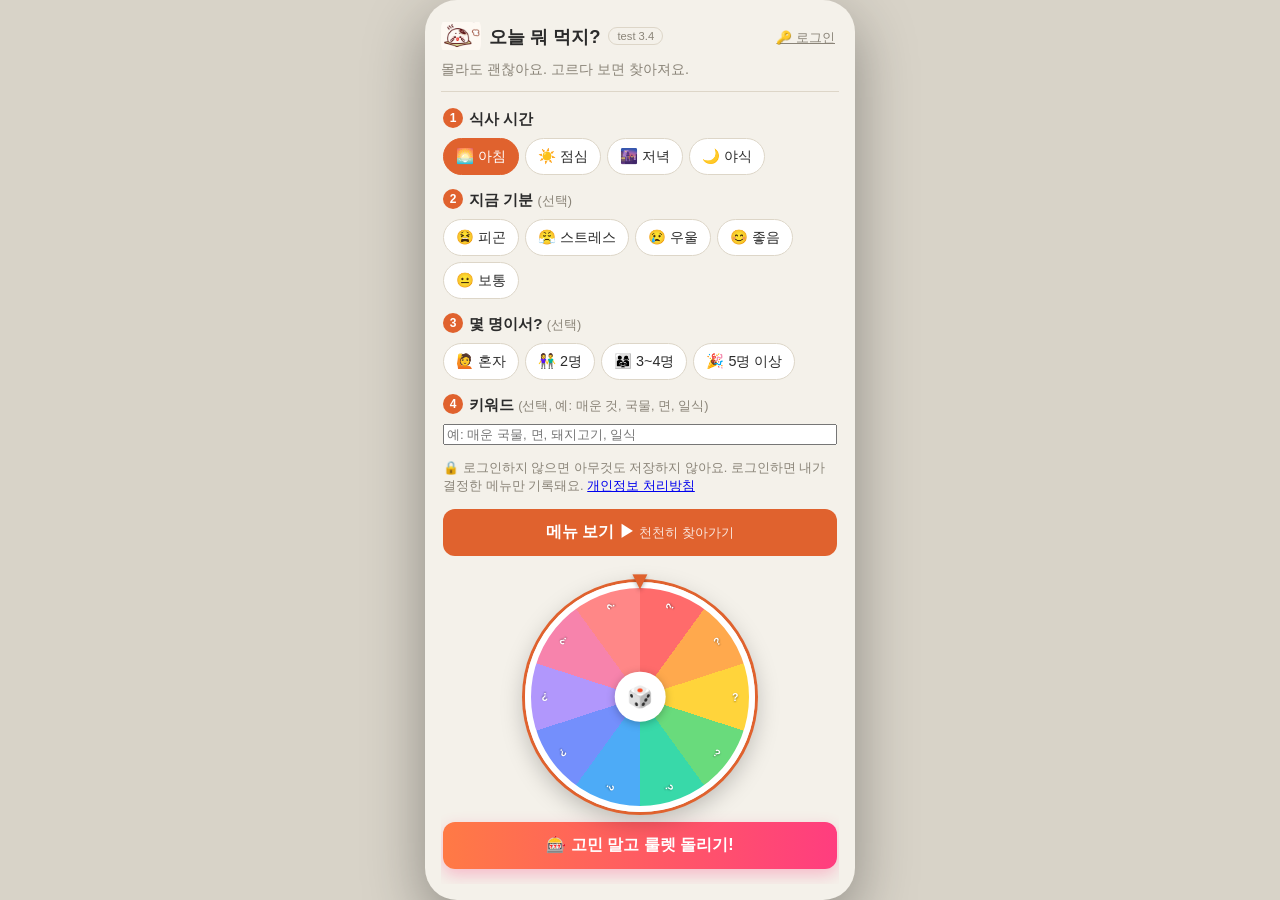
<file: frontend/index.html>
<!DOCTYPE html>
<!--
  index.html : 화면의 "뼈대(구조)"                          버전: test 3.4
  - 꾸미기(색, 크기, 배치)는 style.css
  - 동작(클릭하면 서버에 보내기 등)은 app.js

  한 페이지 안에 화면을 모두 만들어 두고, app.js 가 지금 단계에 맞는 화면 하나만 보이게(나머지는 hidden) 바꿉니다.
    ① 시작 화면   (screen-start)   : 식사 시간 / 기분 / 인원수 / 키워드(test 3.2) + 🎰 룰렛 (test 3.1)
    ② 라운드 화면 (screen-round)   : 끌리는 메뉴 클릭 → [다음 ▶] → 관련 메뉴로 깊이 들어감 / [🤖 골라 줘!]
    ③ 결과 화면   (screen-result)  : 🤖 오늘은 이거예요! + 🤔 One More Think! + 📌 내가 고른 메뉴
    ④ 마무리 화면 (screen-done)    : [✅ 이걸로 먹을래요] 를 누르면 "맛있게 드세요!"         [test 3.0]
    ⑤ 로그인 화면 (screen-auth)    : 선택 로그인 (로그인 / 회원가입)                         [test 3.0]
    ⑥ 내 기록     (screen-records) : 📒 결정 목록, 통계, AI가 본 내 취향 (로그인 사용자)      [test 3.0]
-->
<html lang="ko">
<head>
  <meta charset="UTF-8" />
  <meta name="viewport" content="width=device-width, initial-scale=1.0" />
  <title>오늘 뭐 먹지? - test 3.4</title>
  <link rel="icon" href="title.png" />
  <link rel="stylesheet" href="style.css" />
</head>
<body>
  <div class="app">

    <!-- 상단 제목 영역 (모든 화면 공통) -->
    <header>
      <div class="header-row">
        <h1>
          <!-- 그림 파일이 없으면(onerror) 그림을 숨기고 🍽️ 이모지를 보이게 함 -->
          <img class="title-img" src="title.png" alt="오늘 뭐 먹지 캐릭터"
               onerror="this.hidden = true; this.nextElementSibling.hidden = false;" />
          <span hidden>🍽️</span>
          오늘 뭐 먹지? <span class="version">test 3.4</span>
        </h1>
        <!-- [test 3.0] 로그인 상태 영역. app.js 가 로그인 여부에 따라 버튼을 바꿔 그림 -->
        <div id="user-area" class="user-area"></div>
      </div>
      <p>몰라도 괜찮아요. 고르다 보면 찾아져요.</p>
    </header>

    <!-- ============================================================
         ① 시작 화면 : 독립변수(출발점) 입력
         ============================================================ -->
    <section id="screen-start" class="screen">
      <!-- data-group : 이 버튼들이 무슨 항목인지 / data-value : 누르면 들어갈 값 (app.js 가 읽음) -->
      <div class="field">
        <label><span class="num-badge">1</span>식사 시간</label>
        <div class="chips" data-group="meal">
          <button type="button" data-value="아침">🌅 아침</button>
          <button type="button" data-value="점심">☀️ 점심</button>
          <button type="button" data-value="저녁">🌆 저녁</button>
          <button type="button" data-value="야식">🌙 야식</button>
        </div>
      </div>

      <div class="field">
        <label><span class="num-badge">2</span>지금 기분 <small>(선택)</small></label>
        <div class="chips" data-group="mood">
          <button type="button" data-value="피곤">😫 피곤</button>
          <button type="button" data-value="스트레스">😤 스트레스</button>
          <button type="button" data-value="우울">😢 우울</button>
          <button type="button" data-value="좋음">😊 좋음</button>
          <button type="button" data-value="보통">😐 보통</button>
        </div>
      </div>

      <div class="field">
        <label><span class="num-badge">3</span>몇 명이서? <small>(선택)</small></label>
        <div class="chips" data-group="people">
          <button type="button" data-value="혼자">🙋 혼자</button>
          <button type="button" data-value="2명">👫 2명</button>
          <button type="button" data-value="3~4명">👨‍👩‍👧 3~4명</button>
          <button type="button" data-value="5명 이상">🎉 5명 이상</button>
        </div>
      </div>

      <div class="field">
        <!-- [test 3.2] 키워드 : "매운 것", "국물", "일식", "돼지고기" 처럼 자유롭게. 맞는 메뉴만 나옴 (없으면 전체 + 안내) -->
        <label for="keyword"><span class="num-badge">4</span>키워드 <small>(선택, 예: 매운 것, 국물, 면, 일식)</small></label>
        <input id="keyword" type="text" placeholder="예: 매운 국물, 면, 돼지고기, 일식" autocomplete="off" />
      </div>

      <!-- 안심 문구 : 로그인하지 않으면 아무것도 저장하지 않는다는 약속 -->
      <p class="notice">🔒 로그인하지 않으면 아무것도 저장하지 않아요. 로그인하면 내가 결정한 메뉴만 기록돼요. <a href="privacy.html" target="_blank" rel="noopener">개인정보 처리방침</a></p>

      <!-- 메뉴 보기: 입력 바로 아래에 둬서 스크롤하지 않아도 보이게 -->
      <button id="start-btn" class="primary wide" type="button">메뉴 보기 ▶ <small>천천히 찾아가기</small></button>

      <!-- [test 3.1] 🎰 룰렛: 고민조차 하기 싫을 때의 지름길
           칸에 들어가는 메뉴는 위의 입력(+내 취향)에 맞춰 서버가 골라 줌 → "나에게 맞춘 룰렛" -->
      <div class="roulette-box">
        <!-- 룰렛 원판이 그려질 자리. app.js 의 createWheel() 이 원판과 바늘을 만들어 넣음 -->
        <div id="start-wheel" class="wheel-holder"></div>
        <button id="roulette-btn" type="button" class="roulette-btn">🎰 고민 말고 룰렛 돌리기!</button>
      </div>
    </section>

    <!-- ============================================================
         ② 라운드 화면 : 고른 메뉴를 따라 깊이 들어가기
         ============================================================ -->
    <section id="screen-round" class="screen" hidden>
      <div class="round-info">
        <span id="round-label"></span>
        <!-- [test 3.0] 처음으로: [이전]은 시작 화면으로 가지 않으므로, 처음으로 가는 길은 이 버튼 -->
        <button id="home-btn" type="button" class="link-btn small">↺ 처음으로</button>
      </div>

      <!-- 지금까지 고른 메뉴 길잡이 (예: 고른 메뉴: 국밥 → 순대국밥) -->
      <p id="basket" class="basket" hidden></p>

      <p class="hint">끌리는 메뉴를 눌러 주세요. 고른 메뉴와 관련된 메뉴가 이어서 나와요.</p>
      <p id="round-notice" class="round-notice" hidden></p>

      <div id="menu-list" class="menu-list"></div>

      <!-- 다 별로일 때의 탈출구: 아직 안 가 본 종류의 메뉴를 보여 줌 -->
      <button id="explore-btn" type="button" class="link-btn">🔀 다 별로예요, 다른 방향 보기</button>

      <!-- 아래 버튼
           [◀ 이전]      : 앞 라운드로 (1라운드에서는 숨김 - test 3.0)
           [🤖 골라 줘!]  : 고르기 끝, 고른 메뉴 중 하나를 골라 줌 (test 3.0: "결과 보기"에서 이름 변경)
           [다음 ▶]      : 고른 메뉴의 관련 메뉴로 깊이 들어감 -->
      <div class="actions">
        <button id="prev-btn" type="button" class="secondary">◀ 이전</button>
        <button id="result-btn" type="button" class="secondary">🤖 골라 줘!</button>
        <button id="next-btn" type="button" class="primary">다음 ▶</button>
      </div>
    </section>

    <!-- ============================================================
         ③ 결과 화면
           🤖 오늘은 이거예요!   ← 고른 메뉴 중 처음 입력(+개인 취향)에 가장 잘 맞는 하나
           🤔 One More Think!   ← 누를 때마다 다른 음식 추천이 아래로 쌓임
           📌 내가 고른 메뉴     ← [test 3.0] 내가 고른 메뉴도 카드로 (여기서 직접 골라도 됨)
           카드마다 [✅ 이걸로 먹을래요]
         ============================================================ -->
    <section id="screen-result" class="screen" hidden>
      <h2 class="result-title">🤖 오늘은 이거예요!</h2>
      <div id="decision" class="menu-list result"></div>

      <div id="onemore-list" class="menu-list result"></div>
      <button id="onemore-btn" type="button" class="secondary wide-btn">🤔 One More Think!</button>

      <!-- [test 3.0] 내가 고른 메뉴: 화면 아래쪽에 카드로 -->
      <div id="picked-section" class="picked-section">
        <h3 class="section-title">📌 내가 고른 메뉴</h3>
        <p id="picked-summary" class="picked-summary"></p>
        <!-- [test 3.1] 고른 메뉴가 2개 이상이면: 그 메뉴들로 룰렛 돌리기 -->
        <button id="picked-roulette-btn" type="button" class="secondary wide-btn" hidden>🎰 고른 메뉴로 룰렛 돌리기</button>
        <div id="picked-list" class="menu-list result"></div>
      </div>

      <p class="notice">칼로리는 1인분 기준 대략적인 값이에요. 식당과 양에 따라 달라질 수 있어요.</p>

      <div class="actions">
        <button id="result-prev-btn" type="button" class="secondary">◀ 이전</button>
        <button id="restart-btn" type="button" class="primary">처음부터 다시</button>
      </div>
    </section>

    <!-- ============================================================
         ④ [test 3.0] 마무리 화면 : 맛있게 드세요!
         ============================================================ -->
    <section id="screen-done" class="screen" hidden>
      <div class="done-hero">
        <div id="done-emoji" class="done-emoji"></div>
        <h2 id="done-title"></h2>
        <p class="done-sub">맛있게 드세요! 🍽️</p>
      </div>
      <div id="done-card" class="menu-list result"></div>
      <!-- 기록 저장 결과 안내 (로그인했으면 "내 기록에 저장했어요", 안 했으면 로그인 권유) -->
      <p id="done-save" class="done-save"></p>
      <button id="done-login-btn" type="button" class="secondary wide-btn" hidden>🔑 로그인하고 이 기록 남기기</button>
      <button id="done-records-btn" type="button" class="secondary wide-btn" hidden>📒 내 기록 보기</button>
      <div class="actions">
        <button id="done-back-btn" type="button" class="secondary">◀ 다시 고를래요</button>
        <button id="done-home-btn" type="button" class="primary">처음으로</button>
      </div>
    </section>

    <!-- ============================================================
         ⑤ [test 3.0] 로그인 / 회원가입 화면 (선택)
         ============================================================ -->
    <section id="screen-auth" class="screen" hidden>
      <!-- 탭: 로그인 / 회원가입 -->
      <div class="tabs">
        <button id="tab-login" type="button" class="tab active">로그인</button>
        <button id="tab-signup" type="button" class="tab">회원가입</button>
      </div>
      <p class="hint">로그인은 선택이에요. 로그인하면 내가 결정한 메뉴가 쌓이고, 내 취향에 맞춘 추천과 📒 내 기록을 볼 수 있어요.</p>

      <!-- form : Enter 키로도 제출할 수 있게 form 으로 감쌈 -->
      <form id="auth-form" class="auth-form">
        <label>이메일 <input id="auth-email" type="email" autocomplete="email" required /></label>
        <label id="nickname-row" hidden>닉네임 <input id="auth-nickname" type="text" maxlength="20" autocomplete="nickname" /></label>
        <label>비밀번호 <small>(8자 이상)</small> <input id="auth-password" type="password" autocomplete="current-password" required /></label>

        <!-- 개인정보 수집·이용 동의 (회원가입일 때만). 무엇을, 왜, 얼마나 보관하는지 알려 줌 -->
        <div id="consent-box" class="consent" hidden>
          <p><b>개인정보 수집·이용 안내</b></p>
          <ul>
            <li><b>수집 항목</b>: 이메일, 닉네임, 비밀번호(암호화해서 저장), "이걸로 먹을래요"로 결정한 메뉴와 그때의 입력(식사 시간, 기분, 인원)</li>
            <li><b>목적</b>: 로그인, 내 기록 보여 주기, 내 취향에 맞춘 메뉴 추천</li>
            <li><b>보관</b>: 회원 탈퇴하면 즉시 모두 삭제</li>
            <li><a href="privacy.html" target="_blank" rel="noopener">개인정보 처리방침 전문 보기</a></li>
          </ul>
          <label class="check"><input id="auth-agree" type="checkbox" /> 위 내용에 동의합니다 (필수)</label>
        </div>

        <button id="auth-submit" type="submit" class="primary wide-btn">로그인</button>
      </form>
      <button id="auth-back-btn" type="button" class="link-btn">← 로그인 없이 계속하기</button>
    </section>

    <!-- ============================================================
         ⑥ [test 3.0] 📒 내 기록 화면 (로그인 사용자)
         ============================================================ -->
    <section id="screen-records" class="screen" hidden>
      <h2 id="records-title" class="result-title">📒 내 기록</h2>
      <div id="records-stats" class="stats"></div>

      <!-- AI가 본 내 취향: 분석 문장은 사용자가 직접 보러 온 이 화면에서만 보여 줌 -->
      <div class="insight">
        <p class="insight-title">🤖 AI가 본 내 취향</p>
        <p id="records-insight" class="comment loading">AI가 기록을 살펴보는 중…</p>
      </div>

      <div id="records-tops" class="tops"></div>
      <h3 class="section-title">지금까지 결정한 메뉴</h3>
      <div id="records-list" class="records-list"></div>

      <div class="actions">
        <button id="records-back-btn" type="button" class="secondary">← 돌아가기</button>
        <button id="records-home-btn" type="button" class="primary">메뉴 고르기</button>
      </div>
      <!-- 회원 탈퇴: 원하면 언제든 계정과 기록을 지울 수 있어야 함 (개인정보보호) -->
      <button id="delete-account-btn" type="button" class="link-btn danger">회원 탈퇴 (계정과 기록 모두 삭제)</button>
    </section>

    <!-- 에러 메시지 표시 칸 (평소엔 숨김) -->
    <p id="error" class="error" hidden></p>

    <!-- ============================================================
         [test 3.1] 🎰 룰렛 팝업 (오버레이)
           화면 위에 반투명 막을 덮고 그 위에 상자를 띄우는 방식 (모달)
           - 결과 화면의 "고른 메뉴로 룰렛" : 팝업 안에서 원판이 돎 (#overlay-wheel)
           - 당첨 카드 "🎉 오늘의 픽!"     : 시작 화면 룰렛, 고른 메뉴 룰렛 모두 여기에 결과를 보여 줌
         ============================================================ -->
    <div id="overlay" class="overlay" hidden>
      <div class="overlay-box">
        <div id="overlay-wheel" class="wheel-holder" hidden></div>

        <!-- 당첨 카드 -->
        <div id="pick-card" class="pick-card" hidden>
          <span class="pick-badge">🎉 오늘의 픽!</span>
          <div id="pick-emoji" class="pick-emoji"></div>
          <h2 id="pick-name" class="pick-name"></h2>
          <span id="pick-kind" class="pill"></span>
          <!-- [test 3.2] 키워드 안내 (예: "코끼리에 맞는 메뉴가 없어서 전체에서 골랐어요") -->
          <p id="pick-notice" class="round-notice" hidden></p>
          <div id="pick-info" class="pick-info"></div>
          <!-- 카카오맵 검색 링크: 우리 앱은 위치를 받지 않고, 카카오맵이 사용자 위치로 근처 식당을 찾아 줌 -->
          <!-- target="_blank" : 새 탭에서 열기 / rel="noopener" : 새 탭이 이 페이지를 건드리지 못하게 하는 보안 설정 -->
          <a id="pick-map" class="map-btn" target="_blank" rel="noopener">🗺️ 카카오맵에서 찾기</a>
          <button id="pick-eat" type="button" class="eat-btn">✅ 이걸로 먹을래요</button>
          <button id="pick-again" type="button" class="secondary wide-btn">🎲 다시 돌리기</button>
          <button id="pick-close" type="button" class="link-btn">닫기</button>
        </div>
      </div>
    </div>
  </div>

  <script src="app.js"></script>
</body>
</html>
</file>
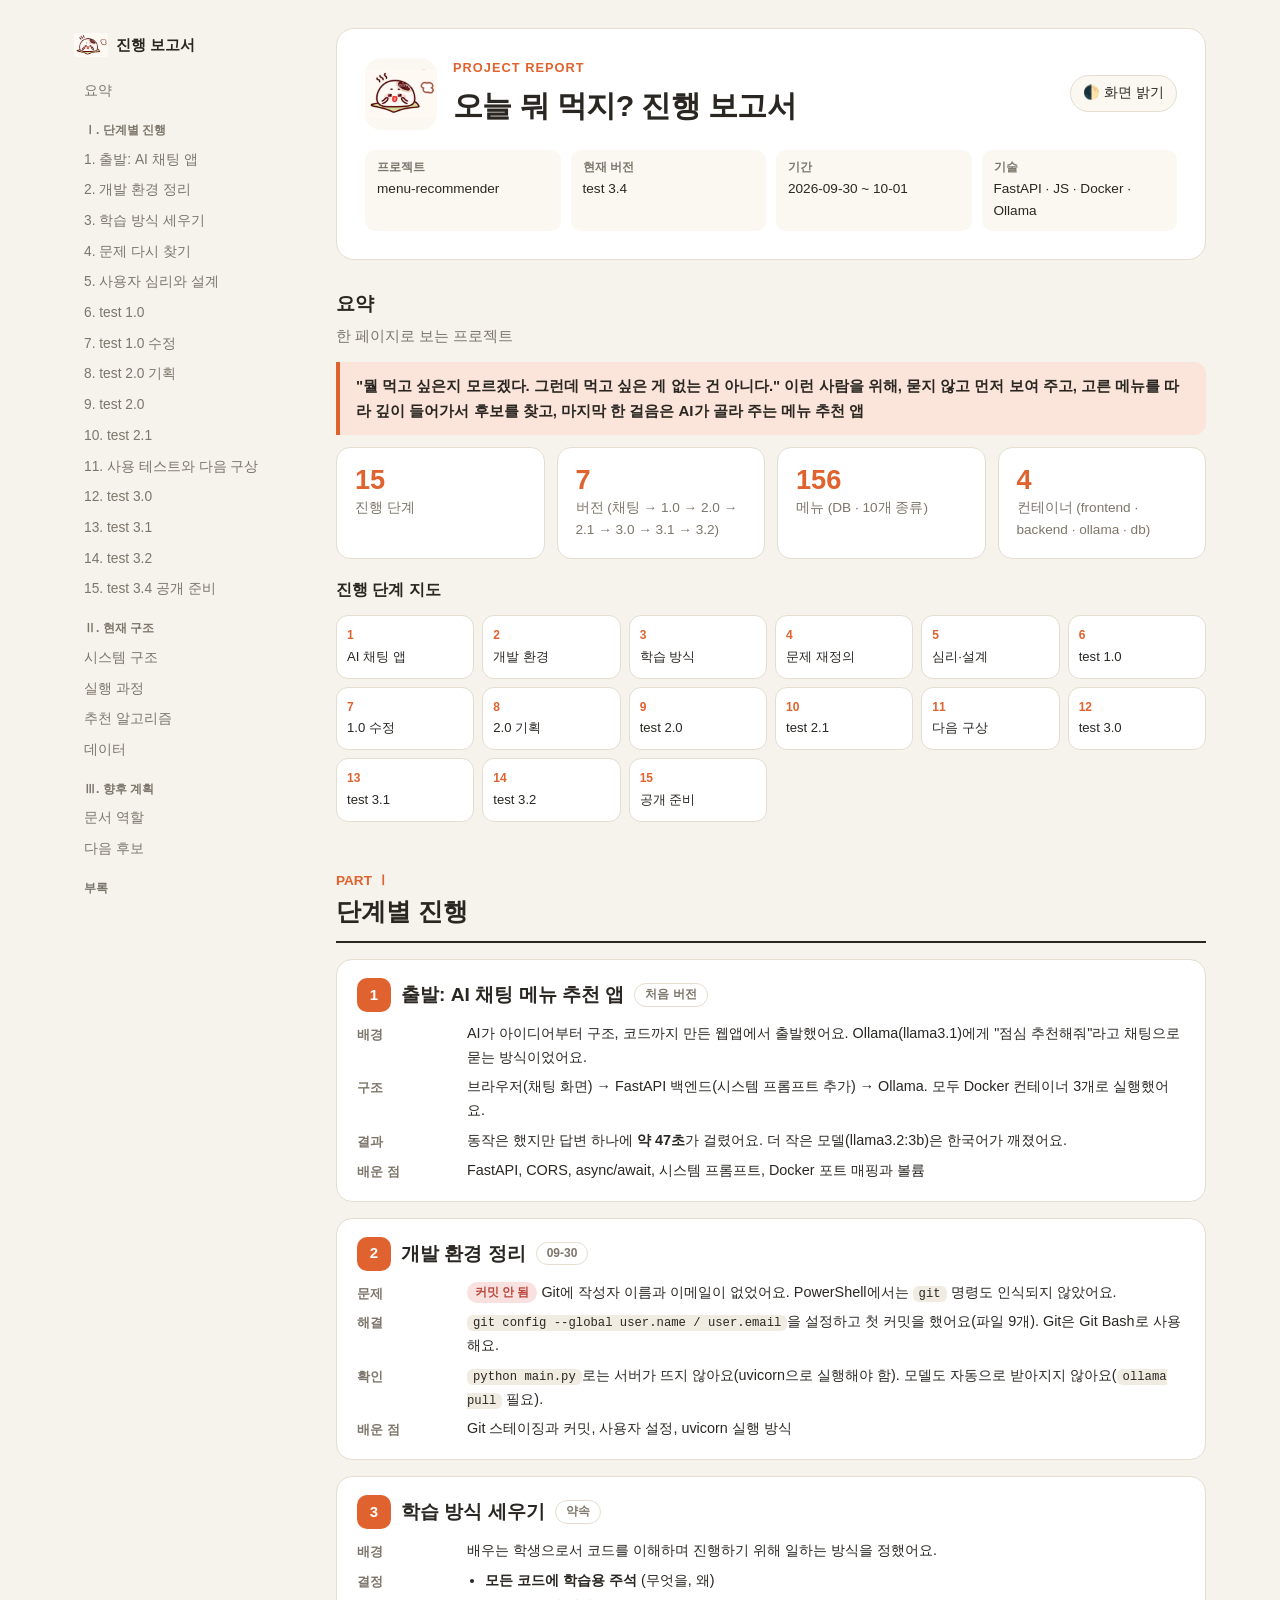
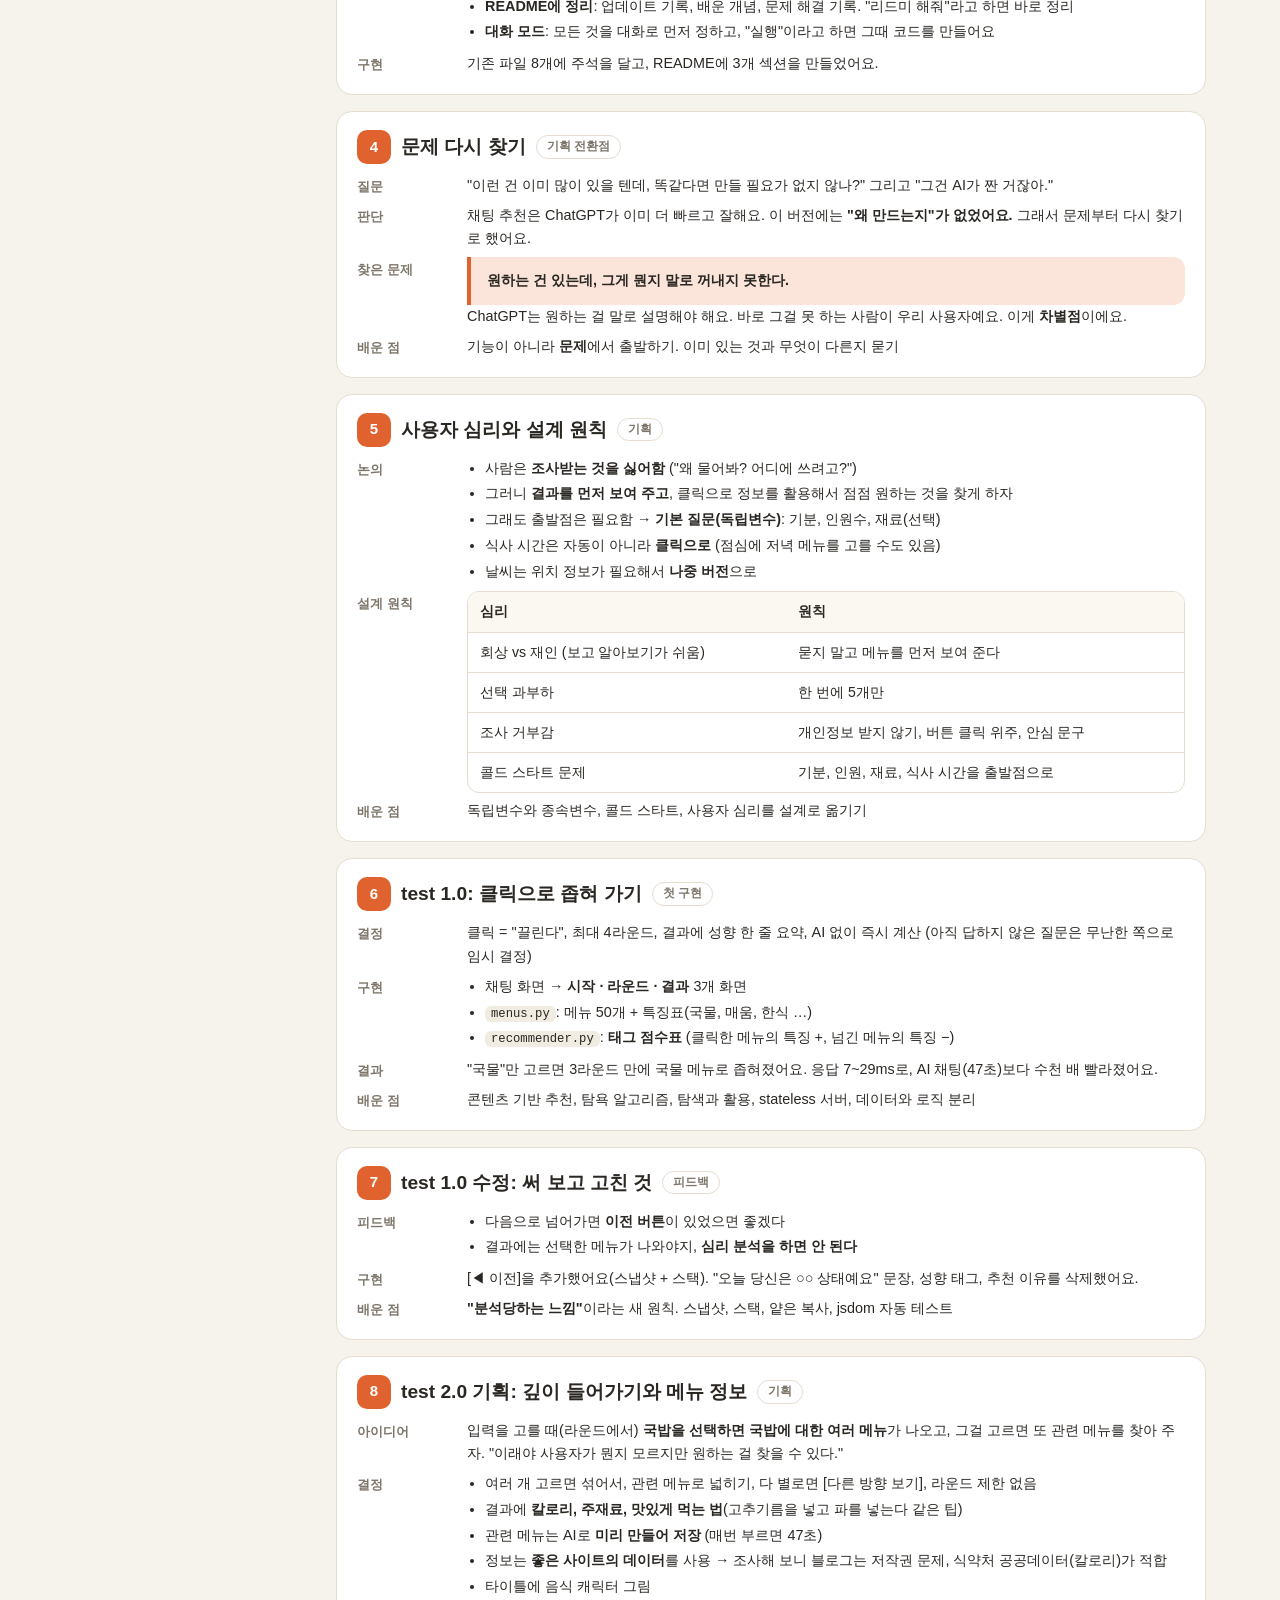
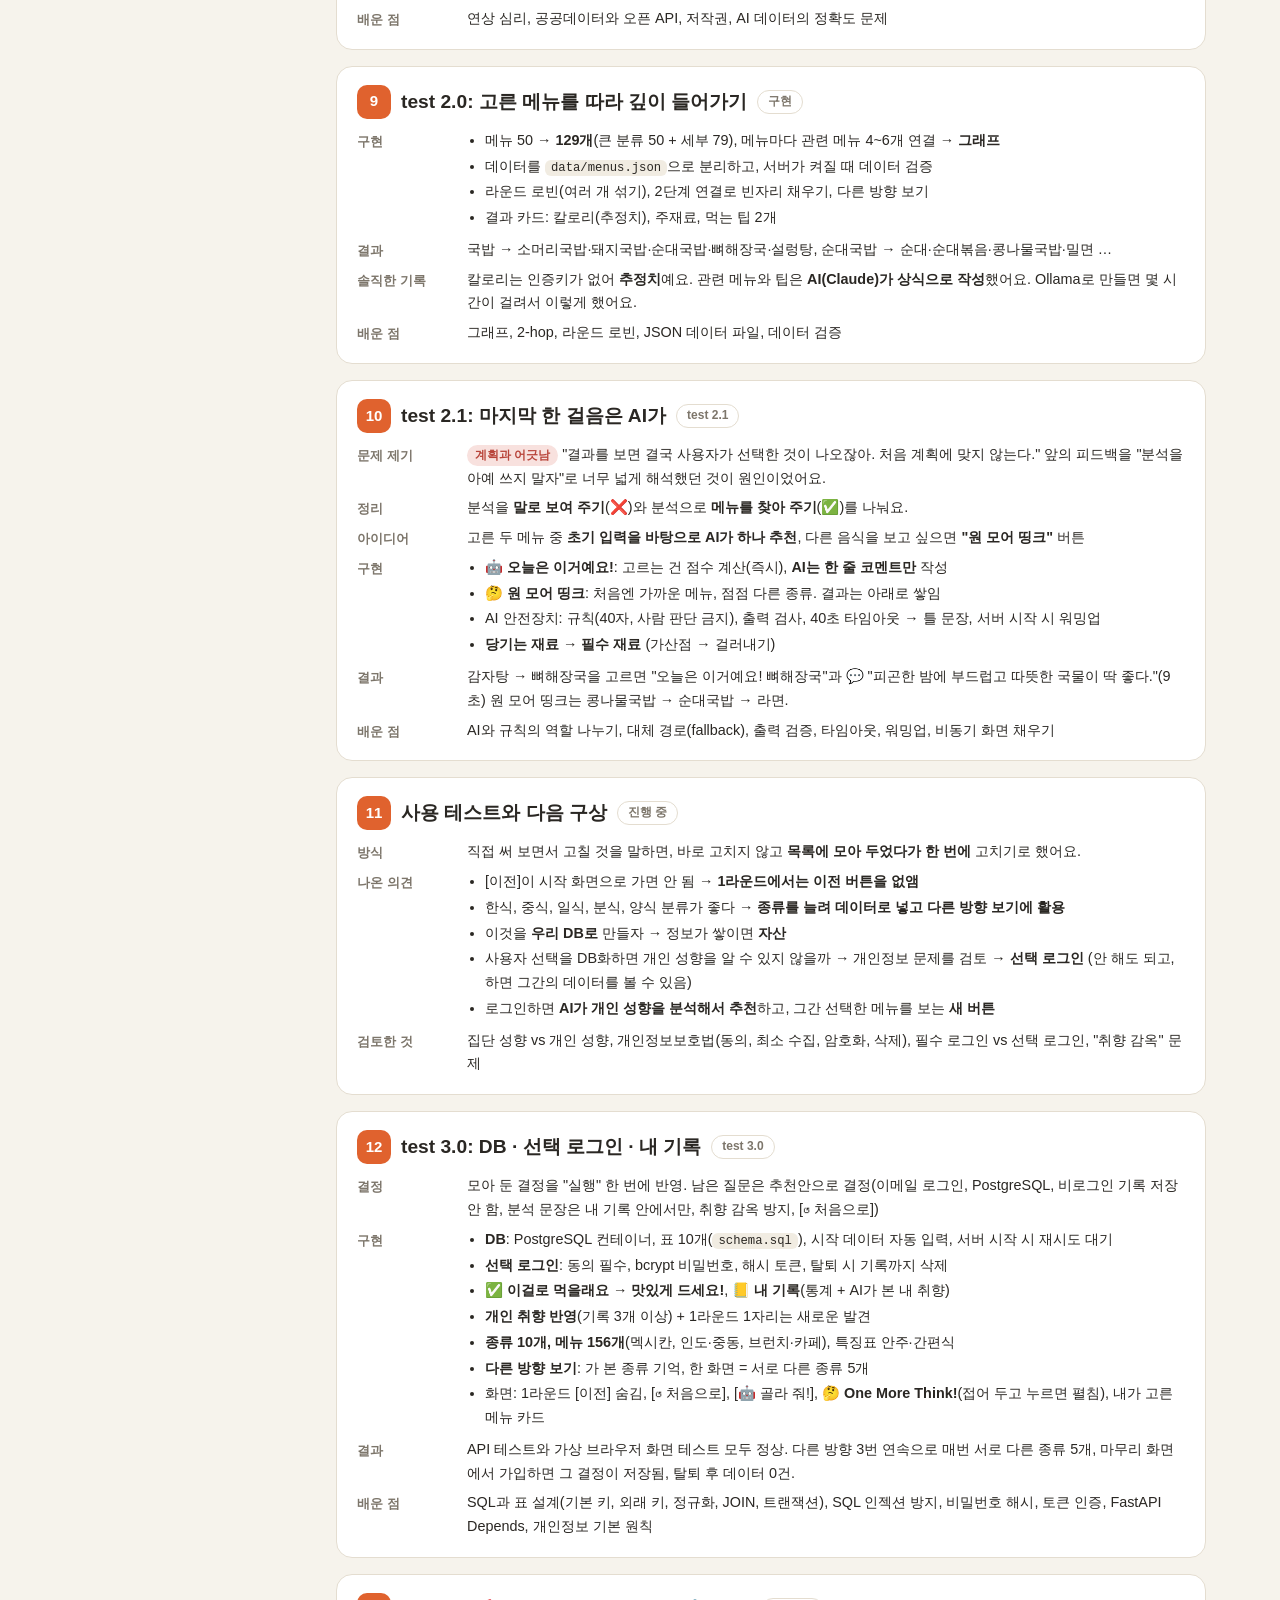
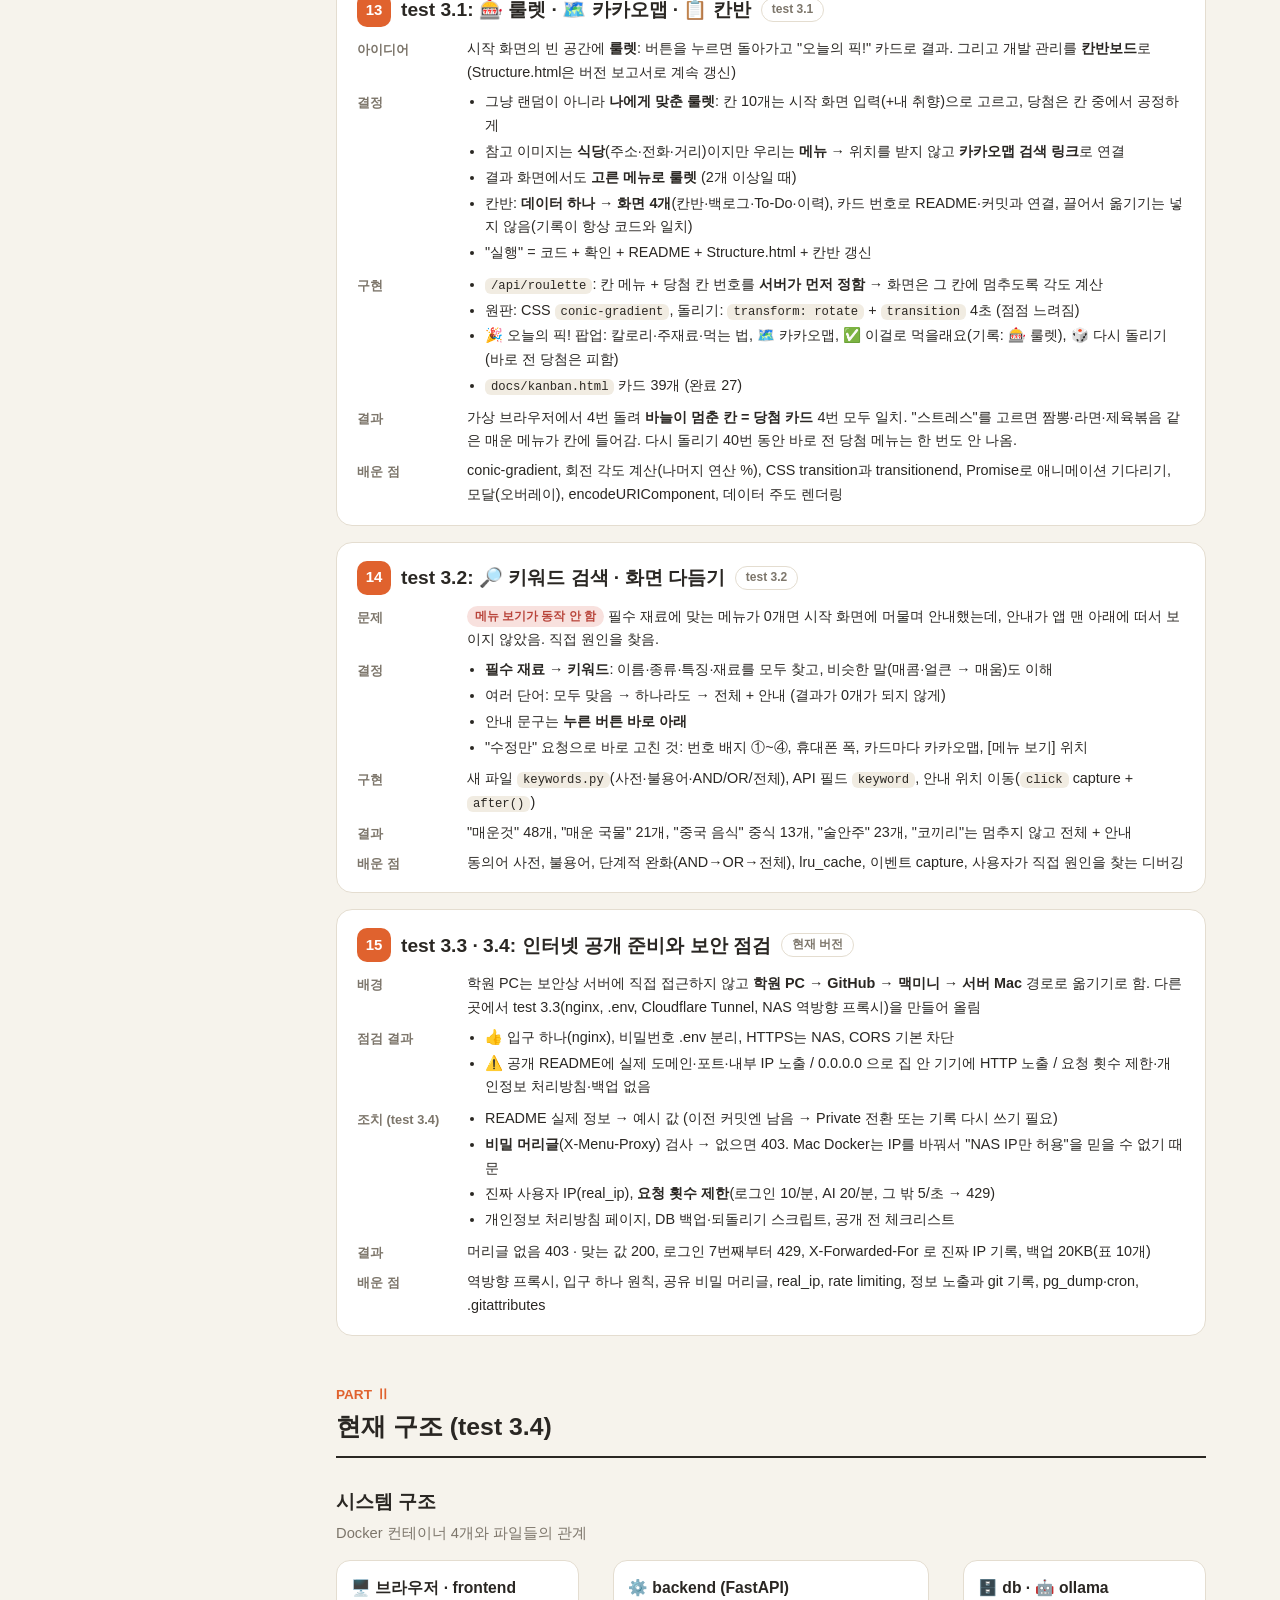
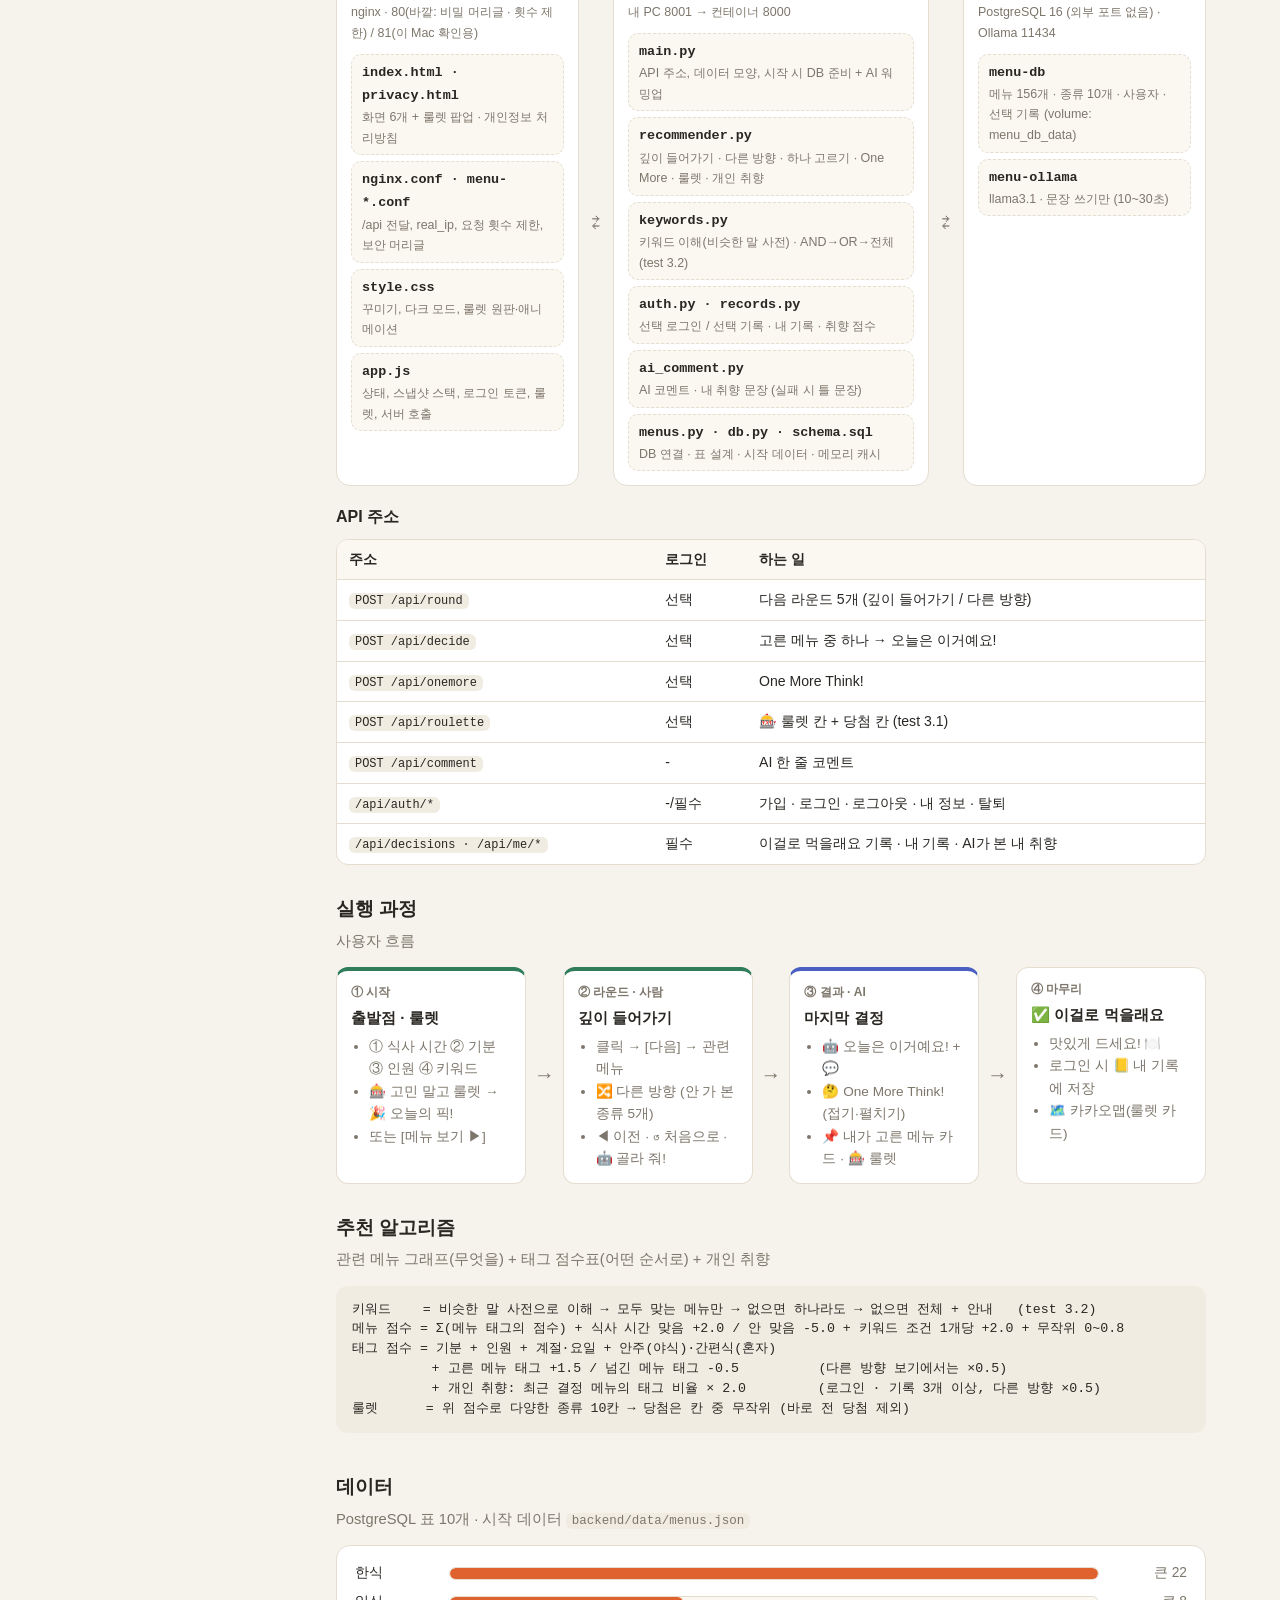
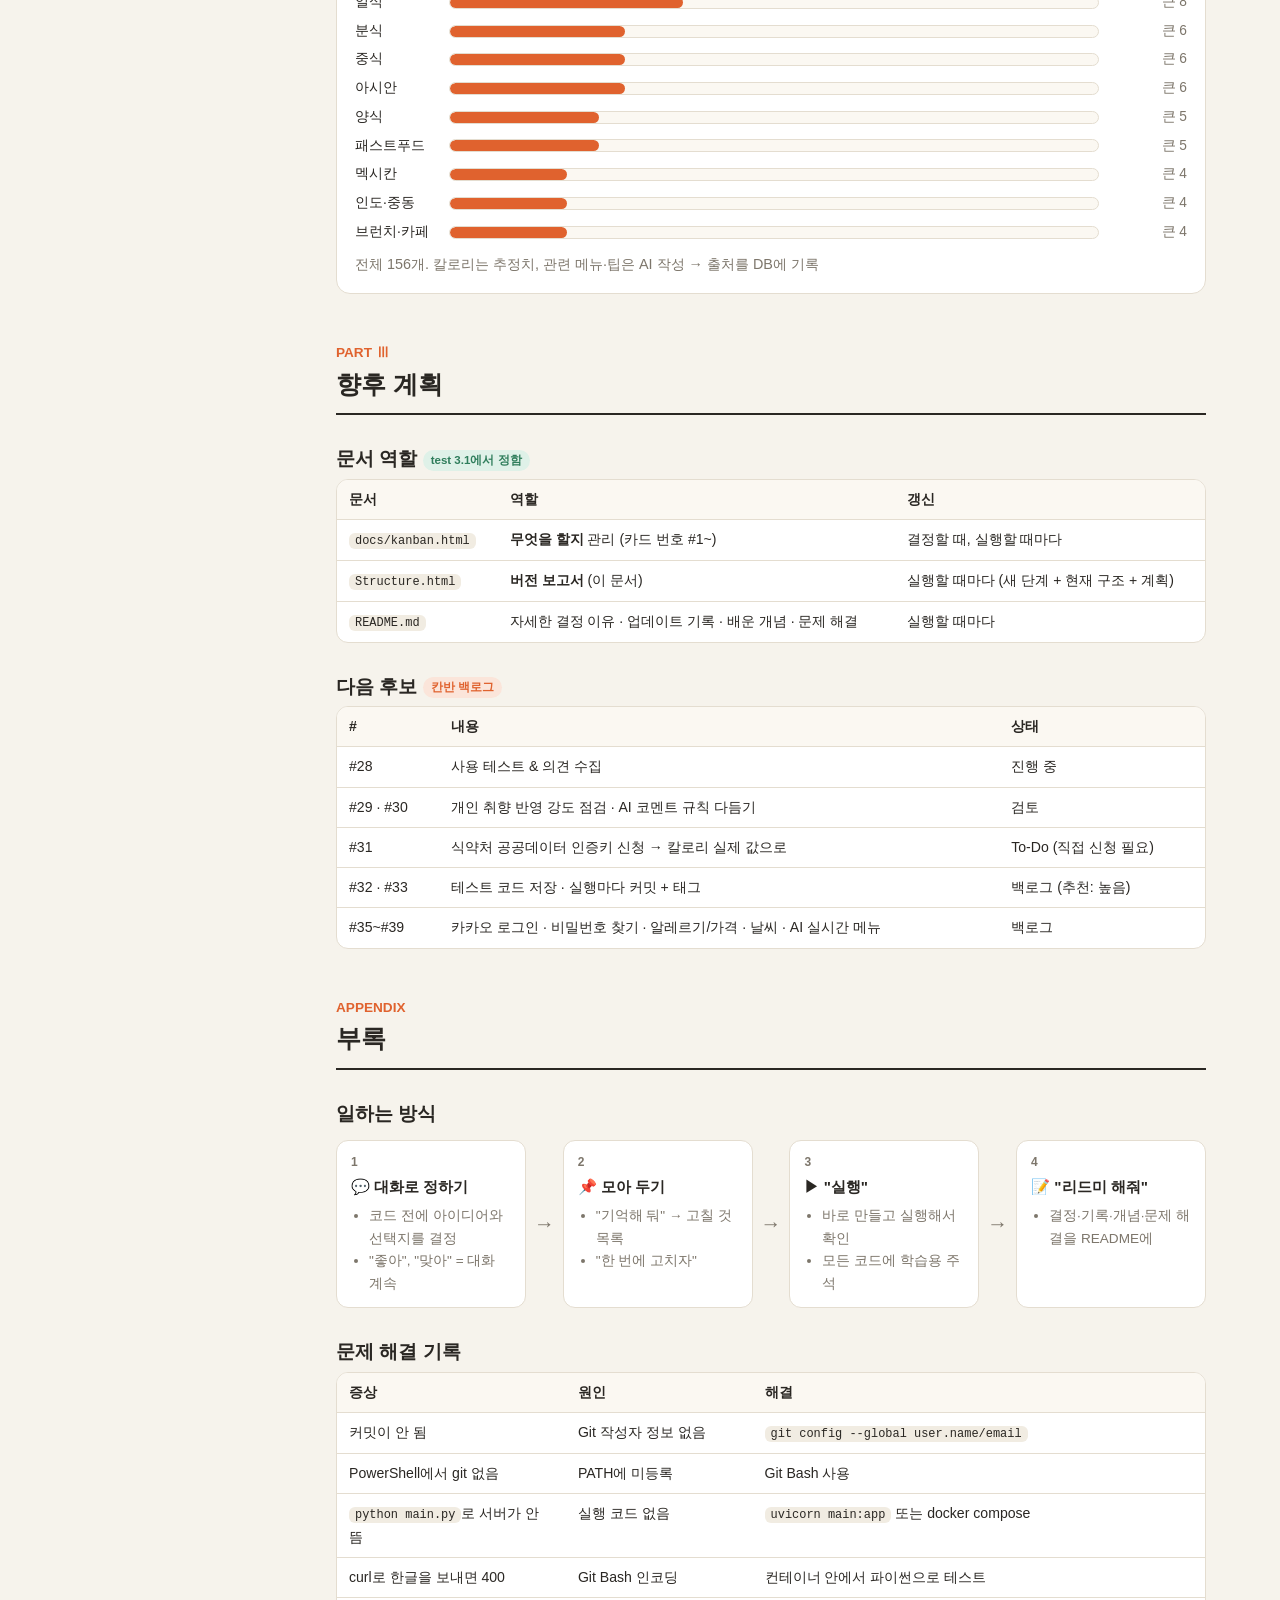
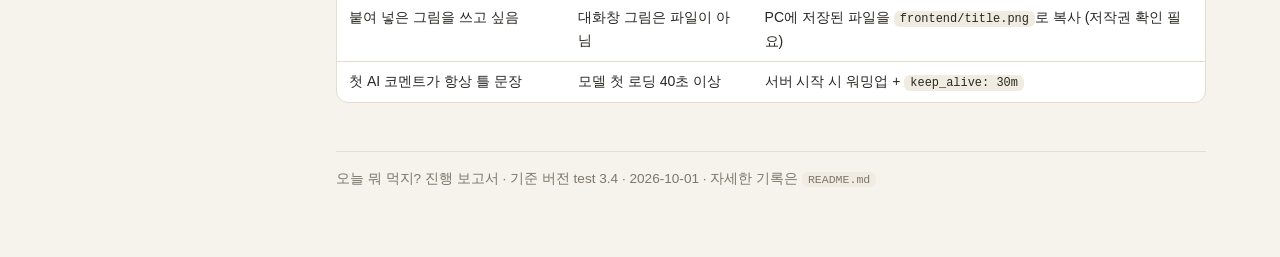
<file: Structure.html>
<!DOCTYPE html>
<!--
  Structure.html - "오늘 뭐 먹지?" 프로젝트 진행 보고서              기준 버전: test 3.4 (2026-10-02)

  보고서 구성
    0. 표지 · 요약
    Ⅰ. 단계별 진행 (처음부터 지금까지, 단계마다: 배경 → 논의·결정 → 구현 → 결과 → 배운 점)
    Ⅱ. 현재 구조 (시스템 구조, 실행 과정, 추천 알고리즘, 데이터)
    Ⅲ. 향후 계획 (정한 것, 정할 것, 계획 구조)
    부록. 일하는 방식, 문제 해결 기록

  브라우저로 이 파일을 더블클릭해서 열면 됩니다. 인쇄(Ctrl+P)하면 목차가 빠진 보고서 모양으로 나와요.
-->
<html lang="ko">
<head>
  <meta charset="UTF-8" />
  <meta name="viewport" content="width=device-width, initial-scale=1.0" />
  <title>오늘 뭐 먹지? 진행 보고서</title>
  <link rel="icon" href="frontend/title.png" />
  <style>
    /* ===== 색상 변수 (밝은 화면 기본값) ===== */
    :root {
      --bg: #f6f3ec; --surface: #ffffff; --surface-2: #fbf8f2; --text: #2a2723; --muted: #7d766b;
      --border: #e4ddd0; --accent: #e0622e; --accent-soft: #fbe5da;
      --human: #2f7d5b; --human-soft: #dff1e8; --ai: #4a5fc1; --ai-soft: #e3e7fb;
      --warn: #b7791f; --warn-soft: #fbf0d9; --bad: #b8443a; --bad-soft: #f8e1de; --code-bg: #f1ece2;
    }
    /* ===== 다크 모드 (컴퓨터 설정이 다크일 때, 직접 라이트로 고정하지 않았다면) ===== */
    @media (prefers-color-scheme: dark) {
      :root:not([data-theme="light"]) {
        --bg: #161412; --surface: #211e1b; --surface-2: #1b1917; --text: #efe9df; --muted: #a29a8d;
        --border: #36312b; --accent: #ff7a45; --accent-soft: #3d2519; --human: #5cc195; --human-soft: #18332a;
        --ai: #8c9cf0; --ai-soft: #1f2445; --warn: #e3ad55; --warn-soft: #3a2d15; --bad: #f08a7f; --bad-soft: #3d1f1b; --code-bg: #2a2622;
      }
    }
    :root[data-theme="dark"] {
      --bg: #161412; --surface: #211e1b; --surface-2: #1b1917; --text: #efe9df; --muted: #a29a8d;
      --border: #36312b; --accent: #ff7a45; --accent-soft: #3d2519; --human: #5cc195; --human-soft: #18332a;
      --ai: #8c9cf0; --ai-soft: #1f2445; --warn: #e3ad55; --warn-soft: #3a2d15; --bad: #f08a7f; --bad-soft: #3d1f1b; --code-bg: #2a2622;
    }

    * { box-sizing: border-box; }
    html { scroll-behavior: smooth; }
    body { margin: 0; background: var(--bg); color: var(--text); line-height: 1.65; font-size: 15px;
           font-family: "Pretendard", "Apple SD Gothic Neo", "Malgun Gothic", sans-serif; }

    /* ===== 배치: 왼쪽 목차 + 오른쪽 본문 ===== */
    .layout { display: grid; grid-template-columns: 230px 1fr; max-width: 1180px; margin: 0 auto; gap: 32px; padding: 0 24px; }
    nav.toc { position: sticky; top: 0; align-self: start; padding: 28px 0; max-height: 100vh; overflow-y: auto; }
    nav.toc .brand { display: flex; align-items: center; gap: 8px; font-weight: 800; margin-bottom: 14px; }
    nav.toc .brand img { width: 34px; height: 34px; object-fit: contain; border-radius: 8px; }
    nav.toc .grp { font-size: 0.75rem; font-weight: 800; color: var(--muted); margin: 14px 10px 4px; }
    nav.toc a { display: block; padding: 4px 10px; border-radius: 8px; color: var(--muted); text-decoration: none; font-size: 0.86rem; }
    nav.toc a:hover { background: var(--surface); color: var(--text); }
    main { padding: 28px 0 80px; min-width: 0; }
    @media (max-width: 860px) {
      .layout { grid-template-columns: 1fr; padding: 0 16px; gap: 0; }
      nav.toc { position: static; max-height: none; padding: 16px 0 0; display: flex; flex-wrap: wrap; gap: 4px; }
      nav.toc .brand, nav.toc .grp { width: 100%; margin: 6px 0 2px; }
      nav.toc a { background: var(--surface); }
    }

    /* ===== 표지 ===== */
    .cover { background: var(--surface); border: 1px solid var(--border); border-radius: 18px; padding: 28px; }
    .cover-top { display: flex; align-items: center; gap: 16px; flex-wrap: wrap; }
    .cover-top img { width: 72px; height: 72px; object-fit: contain; border-radius: 16px; background: var(--surface-2); }
    .cover .kind { font-size: 0.8rem; font-weight: 800; color: var(--accent); letter-spacing: 0.08em; }
    h1 { font-size: 1.9rem; margin: 2px 0 0; letter-spacing: -0.02em; }
    .meta { display: grid; grid-template-columns: repeat(4, minmax(0, 1fr)); gap: 10px; margin-top: 20px; }
    .meta div { background: var(--surface-2); border-radius: 10px; padding: 8px 12px; font-size: 0.85rem; }
    .meta b { display: block; font-size: 0.75rem; color: var(--muted); }
    @media (max-width: 860px) { .meta { grid-template-columns: repeat(2, minmax(0, 1fr)); } }
    .theme-btn { margin-left: auto; border: 1px solid var(--border); background: var(--surface-2); color: var(--text);
                 border-radius: 999px; padding: 6px 12px; cursor: pointer; font: inherit; font-size: 0.85rem; }

    /* ===== 큰 장(Part) 제목과 섹션 ===== */
    .part { margin-top: 48px; padding-bottom: 8px; border-bottom: 2px solid var(--text); }
    .part .roman { font-size: 0.85rem; font-weight: 800; color: var(--accent); }
    .part h2 { font-size: 1.55rem; margin: 0; }
    section { padding-top: 28px; }
    h3 { font-size: 1.2rem; margin: 0 0 4px; }
    h4 { font-size: 1rem; margin: 18px 0 8px; }
    .sub { color: var(--muted); margin: 0 0 14px; font-size: 0.92rem; }
    p { margin: 0 0 10px; }

    /* ===== 공통 부품 ===== */
    .card { background: var(--surface); border: 1px solid var(--border); border-radius: 14px; padding: 16px 18px; }
    .grid { display: grid; gap: 12px; }
    .g2 { grid-template-columns: repeat(2, minmax(0, 1fr)); }
    .g3 { grid-template-columns: repeat(3, minmax(0, 1fr)); }
    .g4 { grid-template-columns: repeat(4, minmax(0, 1fr)); }
    @media (max-width: 860px) { .g2, .g3, .g4 { grid-template-columns: 1fr; } }
    .card h5 { margin: 0 0 6px; font-size: 0.95rem; }
    .card p, .card li { color: var(--muted); font-size: 0.9rem; }
    .stat .n { font-size: 1.7rem; font-weight: 800; color: var(--accent); line-height: 1.2; }
    .stat .l { color: var(--muted); font-size: 0.85rem; }
    .quote { border-left: 4px solid var(--accent); background: var(--accent-soft); padding: 12px 16px; border-radius: 0 12px 12px 0; font-weight: 700; }
    .table-wrap { overflow-x: auto; border: 1px solid var(--border); border-radius: 12px; background: var(--surface); }
    table { border-collapse: collapse; width: 100%; font-size: 0.88rem; }
    th, td { text-align: left; padding: 8px 12px; border-bottom: 1px solid var(--border); vertical-align: top; }
    th { background: var(--surface-2); font-weight: 700; white-space: nowrap; }
    tr:last-child td { border-bottom: none; }
    code { font-family: "Cascadia Code", Consolas, monospace; background: var(--code-bg); padding: 1px 6px; border-radius: 6px; font-size: 0.85em; }
    pre { background: var(--code-bg); padding: 14px 16px; border-radius: 12px; overflow-x: auto; font-size: 0.83rem; line-height: 1.5; margin: 0 0 10px; }
    .tag { display: inline-block; font-size: 0.72rem; font-weight: 800; padding: 1px 8px; border-radius: 999px; vertical-align: middle; }
    .t-human { background: var(--human-soft); color: var(--human); }
    .t-ai { background: var(--ai-soft); color: var(--ai); }
    .t-plan { background: var(--warn-soft); color: var(--warn); }
    .t-open { background: var(--accent-soft); color: var(--accent); }
    .t-bad { background: var(--bad-soft); color: var(--bad); }
    .pill { display: inline-block; font-size: 0.75rem; font-weight: 700; padding: 1px 10px; border-radius: 999px; border: 1px solid var(--border); color: var(--muted); background: var(--surface); }

    /* ===== 단계(Stage) 카드: 배경 → 논의·결정 → 구현 → 결과 → 배운 점 ===== */
    .stage { background: var(--surface); border: 1px solid var(--border); border-radius: 16px; padding: 18px 20px; margin-top: 16px; }
    .stage-head { display: flex; align-items: center; gap: 10px; flex-wrap: wrap; margin-bottom: 10px; }
    .stage-no { width: 34px; height: 34px; border-radius: 10px; background: var(--accent); color: #fff; font-weight: 800;
                display: flex; align-items: center; justify-content: center; flex: 0 0 auto; }
    .stage-head h3 { margin: 0; }
    .stage dl { display: grid; grid-template-columns: 96px 1fr; gap: 6px 14px; margin: 0; font-size: 0.9rem; }
    .stage dt { font-weight: 800; color: var(--muted); font-size: 0.8rem; padding-top: 2px; }
    .stage dd { margin: 0; }
    .stage dd ul { margin: 0; padding-left: 18px; }
    .stage dd li { margin-bottom: 2px; }
    @media (max-width: 860px) { .stage dl { grid-template-columns: 1fr; } .stage dt { padding-top: 8px; } }

    /* 단계 흐름 미니 지도 */
    .roadmap { display: grid; grid-template-columns: repeat(6, minmax(0, 1fr)); gap: 8px; margin-top: 12px; }
    .roadmap a { display: block; text-decoration: none; color: var(--text); background: var(--surface); border: 1px solid var(--border);
                 border-radius: 12px; padding: 10px; font-size: 0.82rem; }
    .roadmap a b { display: block; color: var(--accent); font-size: 0.75rem; }
    .roadmap a:hover { border-color: var(--accent); }
    @media (max-width: 860px) { .roadmap { grid-template-columns: repeat(2, minmax(0, 1fr)); } }

    /* ===== 흐름도 ===== */
    .flow { display: flex; flex-wrap: wrap; align-items: stretch; gap: 8px; }
    .flow .step { flex: 1 1 170px; background: var(--surface); border: 1px solid var(--border); border-radius: 12px; padding: 12px 14px; }
    .flow .step.human { border-top: 4px solid var(--human); }
    .flow .step.ai { border-top: 4px solid var(--ai); }
    .flow .step .k { font-size: 0.75rem; color: var(--muted); font-weight: 800; }
    .flow .step h5 { margin: 2px 0 6px; font-size: 0.95rem; }
    .flow .step ul { margin: 0; padding-left: 18px; font-size: 0.85rem; color: var(--muted); }
    .flow .arrow { align-self: center; color: var(--muted); font-size: 1.3rem; }
    @media (max-width: 860px) { .flow { flex-direction: column; } .flow .arrow { transform: rotate(90deg); align-self: center; } }

    /* ===== 시스템 구조도 ===== */
    .arch { display: grid; grid-template-columns: 1fr 34px 1.3fr 34px 1fr; align-items: stretch; }
    .arch .box { background: var(--surface); border: 1px solid var(--border); border-radius: 14px; padding: 14px; }
    .arch .box h5 { margin: 0 0 2px; font-size: 0.98rem; }
    .arch .port { font-size: 0.78rem; color: var(--muted); }
    .arch .conn { display: flex; align-items: center; justify-content: center; color: var(--muted); font-size: 1.2rem; }
    .arch .inner { margin-top: 10px; display: grid; gap: 6px; }
    .arch .file { background: var(--surface-2); border: 1px dashed var(--border); border-radius: 10px; padding: 6px 10px; font-size: 0.84rem; }
    .arch .file b { font-family: Consolas, monospace; font-size: 0.84rem; }
    .arch .file span { display: block; color: var(--muted); font-size: 0.78rem; }
    @media (max-width: 860px) { .arch { grid-template-columns: 1fr; } .arch .conn { transform: rotate(90deg); height: 30px; } }

    /* 막대 그래프 */
    .bars { display: grid; gap: 6px; }
    .bar { display: grid; grid-template-columns: 84px 1fr 78px; align-items: center; gap: 10px; font-size: 0.86rem; }
    .bar .track { background: var(--surface-2); border: 1px solid var(--border); border-radius: 999px; height: 13px; overflow: hidden; }
    .bar .fill { height: 100%; background: var(--accent); border-radius: 999px; }
    .bar .v { color: var(--muted); text-align: right; }

    footer { margin-top: 48px; padding-top: 16px; border-top: 1px solid var(--border); color: var(--muted); font-size: 0.85rem; }

    /* ===== 인쇄할 때: 목차·버튼 숨기고, 단계 카드가 페이지 중간에서 잘리지 않게 ===== */
    @media print {
      nav.toc, .theme-btn { display: none; }
      .layout { display: block; padding: 0; }
      body { background: #fff; font-size: 12px; }
      .stage, .card, .table-wrap { break-inside: avoid; }
      .part { break-before: page; }
    }
  </style>
</head>
<body>
<div class="layout">

  <!-- ===================== 왼쪽 목차 ===================== -->
  <nav class="toc" aria-label="목차">
    <div class="brand"><img src="frontend/title.png" alt="" onerror="this.remove()" />진행 보고서</div>
    <a href="#summary">요약</a>
    <div class="grp">Ⅰ. 단계별 진행</div>
    <a href="#s1">1. 출발: AI 채팅 앱</a>
    <a href="#s2">2. 개발 환경 정리</a>
    <a href="#s3">3. 학습 방식 세우기</a>
    <a href="#s4">4. 문제 다시 찾기</a>
    <a href="#s5">5. 사용자 심리와 설계</a>
    <a href="#s6">6. test 1.0</a>
    <a href="#s7">7. test 1.0 수정</a>
    <a href="#s8">8. test 2.0 기획</a>
    <a href="#s9">9. test 2.0</a>
    <a href="#s10">10. test 2.1</a>
    <a href="#s11">11. 사용 테스트와 다음 구상</a>
    <a href="#s12">12. test 3.0</a>
    <a href="#s13">13. test 3.1</a>
    <a href="#s14">14. test 3.2</a>
    <a href="#s15">15. test 3.4 공개 준비</a>
    <div class="grp">Ⅱ. 현재 구조</div>
    <a href="#arch">시스템 구조</a>
    <a href="#process">실행 과정</a>
    <a href="#algo">추천 알고리즘</a>
    <a href="#data">데이터</a>
    <div class="grp">Ⅲ. 향후 계획</div>
    <a href="#decided">문서 역할</a>
    <a href="#open">다음 후보</a>
    <div class="grp">부록</div>
    <a href="#how">일하는 방식</a>
    <a href="#trouble">문제 해결 기록</a>
  </nav>

  <main>
    <!-- ===================== 표지 ===================== -->
    <div class="cover">
      <div class="cover-top">
        <img src="frontend/title.png" alt="오늘 뭐 먹지 캐릭터" onerror="this.remove()" />
        <div>
          <div class="kind">PROJECT REPORT</div>
          <h1>오늘 뭐 먹지? 진행 보고서</h1>
        </div>
        <button class="theme-btn" type="button" onclick="toggleTheme()">🌓 화면 밝기</button>
      </div>
      <div class="meta">
        <div><b>프로젝트</b>menu-recommender</div>
        <div><b>현재 버전</b>test 3.4</div>
        <div><b>기간</b>2026-09-30 ~ 10-01</div>
        <div><b>기술</b>FastAPI · JS · Docker · Ollama</div>
      </div>
    </div>

    <!-- ===================== 요약 ===================== -->
    <section id="summary">
      <h3>요약</h3>
      <p class="sub">한 페이지로 보는 프로젝트</p>
      <div class="quote">"뭘 먹고 싶은지 모르겠다. 그런데 먹고 싶은 게 없는 건 아니다." 이런 사람을 위해, 묻지 않고 먼저 보여 주고, 고른 메뉴를 따라 깊이 들어가서 후보를 찾고, 마지막 한 걸음은 AI가 골라 주는 메뉴 추천 앱</div>
      <div class="grid g4" style="margin-top:12px">
        <div class="card stat"><div class="n">15</div><div class="l">진행 단계</div></div>
        <div class="card stat"><div class="n">7</div><div class="l">버전 (채팅 → 1.0 → 2.0 → 2.1 → 3.0 → 3.1 → 3.2)</div></div>
        <div class="card stat"><div class="n">156</div><div class="l">메뉴 (DB · 10개 종류)</div></div>
        <div class="card stat"><div class="n">4</div><div class="l">컨테이너 (frontend · backend · ollama · db)</div></div>
      </div>
      <h4>진행 단계 지도</h4>
      <div class="roadmap">
        <a href="#s1"><b>1</b>AI 채팅 앱</a>
        <a href="#s2"><b>2</b>개발 환경</a>
        <a href="#s3"><b>3</b>학습 방식</a>
        <a href="#s4"><b>4</b>문제 재정의</a>
        <a href="#s5"><b>5</b>심리·설계</a>
        <a href="#s6"><b>6</b>test 1.0</a>
        <a href="#s7"><b>7</b>1.0 수정</a>
        <a href="#s8"><b>8</b>2.0 기획</a>
        <a href="#s9"><b>9</b>test 2.0</a>
        <a href="#s10"><b>10</b>test 2.1</a>
        <a href="#s11"><b>11</b>다음 구상</a>
        <a href="#s12"><b>12</b>test 3.0</a>
        <a href="#s13"><b>13</b>test 3.1</a>
        <a href="#s14"><b>14</b>test 3.2</a>
        <a href="#s15"><b>15</b>공개 준비</a>
      </div>
    </section>

    <!-- ========================================================
         Ⅰ. 단계별 진행
         단계마다 같은 틀: 배경 / 논의·결정 / 구현 / 결과 / 배운 점
         ======================================================== -->
    <div class="part"><div class="roman">PART Ⅰ</div><h2>단계별 진행</h2></div>

    <!-- 1단계 -->
    <div class="stage" id="s1">
      <div class="stage-head"><div class="stage-no">1</div><h3>출발: AI 채팅 메뉴 추천 앱</h3><span class="pill">처음 버전</span></div>
      <dl>
        <dt>배경</dt><dd>AI가 아이디어부터 구조, 코드까지 만든 웹앱에서 출발했어요. Ollama(llama3.1)에게 "점심 추천해줘"라고 채팅으로 묻는 방식이었어요.</dd>
        <dt>구조</dt><dd>브라우저(채팅 화면) → FastAPI 백엔드(시스템 프롬프트 추가) → Ollama. 모두 Docker 컨테이너 3개로 실행했어요.</dd>
        <dt>결과</dt><dd>동작은 했지만 답변 하나에 <b>약 47초</b>가 걸렸어요. 더 작은 모델(llama3.2:3b)은 한국어가 깨졌어요.</dd>
        <dt>배운 점</dt><dd>FastAPI, CORS, async/await, 시스템 프롬프트, Docker 포트 매핑과 볼륨</dd>
      </dl>
    </div>

    <!-- 2단계 -->
    <div class="stage" id="s2">
      <div class="stage-head"><div class="stage-no">2</div><h3>개발 환경 정리</h3><span class="pill">09-30</span></div>
      <dl>
        <dt>문제</dt><dd><span class="tag t-bad">커밋 안 됨</span> Git에 작성자 이름과 이메일이 없었어요. PowerShell에서는 <code>git</code> 명령도 인식되지 않았어요.</dd>
        <dt>해결</dt><dd><code>git config --global user.name / user.email</code>을 설정하고 첫 커밋을 했어요(파일 9개). Git은 Git Bash로 사용해요.</dd>
        <dt>확인</dt><dd><code>python main.py</code>로는 서버가 뜨지 않아요(uvicorn으로 실행해야 함). 모델도 자동으로 받아지지 않아요(<code>ollama pull</code> 필요).</dd>
        <dt>배운 점</dt><dd>Git 스테이징과 커밋, 사용자 설정, uvicorn 실행 방식</dd>
      </dl>
    </div>

    <!-- 3단계 -->
    <div class="stage" id="s3">
      <div class="stage-head"><div class="stage-no">3</div><h3>학습 방식 세우기</h3><span class="pill">약속</span></div>
      <dl>
        <dt>배경</dt><dd>배우는 학생으로서 코드를 이해하며 진행하기 위해 일하는 방식을 정했어요.</dd>
        <dt>결정</dt><dd><ul>
          <li><b>모든 코드에 학습용 주석</b> (무엇을, 왜)</li>
          <li><b>README에 정리</b>: 업데이트 기록, 배운 개념, 문제 해결 기록. "리드미 해줘"라고 하면 바로 정리</li>
          <li><b>대화 모드</b>: 모든 것을 대화로 먼저 정하고, "실행"이라고 하면 그때 코드를 만들어요</li>
        </ul></dd>
        <dt>구현</dt><dd>기존 파일 8개에 주석을 달고, README에 3개 섹션을 만들었어요.</dd>
      </dl>
    </div>

    <!-- 4단계 -->
    <div class="stage" id="s4">
      <div class="stage-head"><div class="stage-no">4</div><h3>문제 다시 찾기</h3><span class="pill">기획 전환점</span></div>
      <dl>
        <dt>질문</dt><dd>"이런 건 이미 많이 있을 텐데, 똑같다면 만들 필요가 없지 않나?" 그리고 "그건 AI가 짠 거잖아."</dd>
        <dt>판단</dt><dd>채팅 추천은 ChatGPT가 이미 더 빠르고 잘해요. 이 버전에는 <b>"왜 만드는지"가 없었어요.</b> 그래서 문제부터 다시 찾기로 했어요.</dd>
        <dt>찾은 문제</dt><dd><div class="quote">원하는 건 있는데, 그게 뭔지 말로 꺼내지 못한다.</div>
          ChatGPT는 원하는 걸 말로 설명해야 해요. 바로 그걸 못 하는 사람이 우리 사용자예요. 이게 <b>차별점</b>이에요.</dd>
        <dt>배운 점</dt><dd>기능이 아니라 <b>문제</b>에서 출발하기. 이미 있는 것과 무엇이 다른지 묻기</dd>
      </dl>
    </div>

    <!-- 5단계 -->
    <div class="stage" id="s5">
      <div class="stage-head"><div class="stage-no">5</div><h3>사용자 심리와 설계 원칙</h3><span class="pill">기획</span></div>
      <dl>
        <dt>논의</dt><dd><ul>
          <li>사람은 <b>조사받는 것을 싫어함</b> ("왜 물어봐? 어디에 쓰려고?")</li>
          <li>그러니 <b>결과를 먼저 보여 주고</b>, 클릭으로 정보를 활용해서 점점 원하는 것을 찾게 하자</li>
          <li>그래도 출발점은 필요함 → <b>기본 질문(독립변수)</b>: 기분, 인원수, 재료(선택)</li>
          <li>식사 시간은 자동이 아니라 <b>클릭으로</b> (점심에 저녁 메뉴를 고를 수도 있음)</li>
          <li>날씨는 위치 정보가 필요해서 <b>나중 버전</b>으로</li>
        </ul></dd>
        <dt>설계 원칙</dt><dd>
          <div class="table-wrap"><table>
            <tr><th>심리</th><th>원칙</th></tr>
            <tr><td>회상 vs 재인 (보고 알아보기가 쉬움)</td><td>묻지 말고 메뉴를 먼저 보여 준다</td></tr>
            <tr><td>선택 과부하</td><td>한 번에 5개만</td></tr>
            <tr><td>조사 거부감</td><td>개인정보 받지 않기, 버튼 클릭 위주, 안심 문구</td></tr>
            <tr><td>콜드 스타트 문제</td><td>기분, 인원, 재료, 식사 시간을 출발점으로</td></tr>
          </table></div>
        </dd>
        <dt>배운 점</dt><dd>독립변수와 종속변수, 콜드 스타트, 사용자 심리를 설계로 옮기기</dd>
      </dl>
    </div>

    <!-- 6단계 -->
    <div class="stage" id="s6">
      <div class="stage-head"><div class="stage-no">6</div><h3>test 1.0: 클릭으로 좁혀 가기</h3><span class="pill">첫 구현</span></div>
      <dl>
        <dt>결정</dt><dd>클릭 = "끌린다", 최대 4라운드, 결과에 성향 한 줄 요약, AI 없이 즉시 계산 (아직 답하지 않은 질문은 무난한 쪽으로 임시 결정)</dd>
        <dt>구현</dt><dd><ul>
          <li>채팅 화면 → <b>시작 · 라운드 · 결과</b> 3개 화면</li>
          <li><code>menus.py</code>: 메뉴 50개 + 특징표(국물, 매움, 한식 …)</li>
          <li><code>recommender.py</code>: <b>태그 점수표</b> (클릭한 메뉴의 특징 +, 넘긴 메뉴의 특징 −)</li>
        </ul></dd>
        <dt>결과</dt><dd>"국물"만 고르면 3라운드 만에 국물 메뉴로 좁혀졌어요. 응답 7~29ms로, AI 채팅(47초)보다 수천 배 빨라졌어요.</dd>
        <dt>배운 점</dt><dd>콘텐츠 기반 추천, 탐욕 알고리즘, 탐색과 활용, stateless 서버, 데이터와 로직 분리</dd>
      </dl>
    </div>

    <!-- 7단계 -->
    <div class="stage" id="s7">
      <div class="stage-head"><div class="stage-no">7</div><h3>test 1.0 수정: 써 보고 고친 것</h3><span class="pill">피드백</span></div>
      <dl>
        <dt>피드백</dt><dd><ul>
          <li>다음으로 넘어가면 <b>이전 버튼</b>이 있었으면 좋겠다</li>
          <li>결과에는 선택한 메뉴가 나와야지, <b>심리 분석을 하면 안 된다</b></li>
        </ul></dd>
        <dt>구현</dt><dd>[◀ 이전]을 추가했어요(스냅샷 + 스택). "오늘 당신은 ○○ 상태예요" 문장, 성향 태그, 추천 이유를 삭제했어요.</dd>
        <dt>배운 점</dt><dd><b>"분석당하는 느낌"</b>이라는 새 원칙. 스냅샷, 스택, 얕은 복사, jsdom 자동 테스트</dd>
      </dl>
    </div>

    <!-- 8단계 -->
    <div class="stage" id="s8">
      <div class="stage-head"><div class="stage-no">8</div><h3>test 2.0 기획: 깊이 들어가기와 메뉴 정보</h3><span class="pill">기획</span></div>
      <dl>
        <dt>아이디어</dt><dd>입력을 고를 때(라운드에서) <b>국밥을 선택하면 국밥에 대한 여러 메뉴</b>가 나오고, 그걸 고르면 또 관련 메뉴를 찾아 주자. "이래야 사용자가 뭔지 모르지만 원하는 걸 찾을 수 있다."</dd>
        <dt>결정</dt><dd><ul>
          <li>여러 개 고르면 섞어서, 관련 메뉴로 넓히기, 다 별로면 [다른 방향 보기], 라운드 제한 없음</li>
          <li>결과에 <b>칼로리, 주재료, 맛있게 먹는 법</b>(고추기름을 넣고 파를 넣는다 같은 팁)</li>
          <li>관련 메뉴는 AI로 <b>미리 만들어 저장</b> (매번 부르면 47초)</li>
          <li>정보는 <b>좋은 사이트의 데이터</b>를 사용 → 조사해 보니 블로그는 저작권 문제, 식약처 공공데이터(칼로리)가 적합</li>
          <li>타이틀에 음식 캐릭터 그림</li>
        </ul></dd>
        <dt>배운 점</dt><dd>연상 심리, 공공데이터와 오픈 API, 저작권, AI 데이터의 정확도 문제</dd>
      </dl>
    </div>

    <!-- 9단계 -->
    <div class="stage" id="s9">
      <div class="stage-head"><div class="stage-no">9</div><h3>test 2.0: 고른 메뉴를 따라 깊이 들어가기</h3><span class="pill">구현</span></div>
      <dl>
        <dt>구현</dt><dd><ul>
          <li>메뉴 50 → <b>129개</b>(큰 분류 50 + 세부 79), 메뉴마다 관련 메뉴 4~6개 연결 → <b>그래프</b></li>
          <li>데이터를 <code>data/menus.json</code>으로 분리하고, 서버가 켜질 때 데이터 검증</li>
          <li>라운드 로빈(여러 개 섞기), 2단계 연결로 빈자리 채우기, 다른 방향 보기</li>
          <li>결과 카드: 칼로리(추정치), 주재료, 먹는 팁 2개</li>
        </ul></dd>
        <dt>결과</dt><dd>국밥 → 소머리국밥·돼지국밥·순대국밥·뼈해장국·설렁탕, 순대국밥 → 순대·순대볶음·콩나물국밥·밀면 …</dd>
        <dt>솔직한 기록</dt><dd>칼로리는 인증키가 없어 <b>추정치</b>예요. 관련 메뉴와 팁은 <b>AI(Claude)가 상식으로 작성</b>했어요. Ollama로 만들면 몇 시간이 걸려서 이렇게 했어요.</dd>
        <dt>배운 점</dt><dd>그래프, 2-hop, 라운드 로빈, JSON 데이터 파일, 데이터 검증</dd>
      </dl>
    </div>

    <!-- 10단계 -->
    <div class="stage" id="s10">
      <div class="stage-head"><div class="stage-no">10</div><h3>test 2.1: 마지막 한 걸음은 AI가</h3><span class="pill">test 2.1</span></div>
      <dl>
        <dt>문제 제기</dt><dd><span class="tag t-bad">계획과 어긋남</span> "결과를 보면 결국 사용자가 선택한 것이 나오잖아. 처음 계획에 맞지 않는다." 앞의 피드백을 "분석을 아예 쓰지 말자"로 너무 넓게 해석했던 것이 원인이었어요.</dd>
        <dt>정리</dt><dd>분석을 <b>말로 보여 주기</b>(❌)와 분석으로 <b>메뉴를 찾아 주기</b>(✅)를 나눠요.</dd>
        <dt>아이디어</dt><dd>고른 두 메뉴 중 <b>초기 입력을 바탕으로 AI가 하나 추천</b>, 다른 음식을 보고 싶으면 <b>"원 모어 띵크"</b> 버튼</dd>
        <dt>구현</dt><dd><ul>
          <li><b>🤖 오늘은 이거예요!</b>: 고르는 건 점수 계산(즉시), <b>AI는 한 줄 코멘트만</b> 작성</li>
          <li><b>🤔 원 모어 띵크</b>: 처음엔 가까운 메뉴, 점점 다른 종류. 결과는 아래로 쌓임</li>
          <li>AI 안전장치: 규칙(40자, 사람 판단 금지), 출력 검사, 40초 타임아웃 → 틀 문장, 서버 시작 시 워밍업</li>
          <li><b>당기는 재료 → 필수 재료</b> (가산점 → 걸러내기)</li>
        </ul></dd>
        <dt>결과</dt><dd>감자탕 → 뼈해장국을 고르면 "오늘은 이거예요! 뼈해장국"과 💬 "피곤한 밤에 부드럽고 따뜻한 국물이 딱 좋다."(9초) 원 모어 띵크는 콩나물국밥 → 순대국밥 → 라면.</dd>
        <dt>배운 점</dt><dd>AI와 규칙의 역할 나누기, 대체 경로(fallback), 출력 검증, 타임아웃, 워밍업, 비동기 화면 채우기</dd>
      </dl>
    </div>

    <!-- 11단계 -->
    <div class="stage" id="s11">
      <div class="stage-head"><div class="stage-no">11</div><h3>사용 테스트와 다음 구상</h3><span class="pill">진행 중</span></div>
      <dl>
        <dt>방식</dt><dd>직접 써 보면서 고칠 것을 말하면, 바로 고치지 않고 <b>목록에 모아 두었다가 한 번에</b> 고치기로 했어요.</dd>
        <dt>나온 의견</dt><dd><ul>
          <li>[이전]이 시작 화면으로 가면 안 됨 → <b>1라운드에서는 이전 버튼을 없앰</b></li>
          <li>한식, 중식, 일식, 분식, 양식 분류가 좋다 → <b>종류를 늘려 데이터로 넣고 다른 방향 보기에 활용</b></li>
          <li>이것을 <b>우리 DB로</b> 만들자 → 정보가 쌓이면 <b>자산</b></li>
          <li>사용자 선택을 DB화하면 개인 성향을 알 수 있지 않을까 → 개인정보 문제를 검토 → <b>선택 로그인</b> (안 해도 되고, 하면 그간의 데이터를 볼 수 있음)</li>
          <li>로그인하면 <b>AI가 개인 성향을 분석해서 추천</b>하고, 그간 선택한 메뉴를 보는 <b>새 버튼</b></li>
        </ul></dd>
        <dt>검토한 것</dt><dd>집단 성향 vs 개인 성향, 개인정보보호법(동의, 최소 수집, 암호화, 삭제), 필수 로그인 vs 선택 로그인, "취향 감옥" 문제</dd>
      </dl>
    </div>


    <!-- 12단계 -->
    <div class="stage" id="s12">
      <div class="stage-head"><div class="stage-no">12</div><h3>test 3.0: DB · 선택 로그인 · 내 기록</h3><span class="pill">test 3.0</span></div>
      <dl>
        <dt>결정</dt><dd>모아 둔 결정을 "실행" 한 번에 반영. 남은 질문은 추천안으로 결정(이메일 로그인, PostgreSQL, 비로그인 기록 저장 안 함, 분석 문장은 내 기록 안에서만, 취향 감옥 방지, [↺ 처음으로])</dd>
        <dt>구현</dt><dd><ul>
          <li><b>DB</b>: PostgreSQL 컨테이너, 표 10개(<code>schema.sql</code>), 시작 데이터 자동 입력, 서버 시작 시 재시도 대기</li>
          <li><b>선택 로그인</b>: 동의 필수, bcrypt 비밀번호, 해시 토큰, 탈퇴 시 기록까지 삭제</li>
          <li><b>✅ 이걸로 먹을래요 → 맛있게 드세요!</b>, <b>📒 내 기록</b>(통계 + AI가 본 내 취향)</li>
          <li><b>개인 취향 반영</b>(기록 3개 이상) + 1라운드 1자리는 새로운 발견</li>
          <li><b>종류 10개, 메뉴 156개</b>(멕시칸, 인도·중동, 브런치·카페), 특징표 안주·간편식</li>
          <li><b>다른 방향 보기</b>: 가 본 종류 기억, 한 화면 = 서로 다른 종류 5개</li>
          <li>화면: 1라운드 [이전] 숨김, [↺ 처음으로], [🤖 골라 줘!], <b>🤔 One More Think!</b>(접어 두고 누르면 펼침), 내가 고른 메뉴 카드</li>
        </ul></dd>
        <dt>결과</dt><dd>API 테스트와 가상 브라우저 화면 테스트 모두 정상. 다른 방향 3번 연속으로 매번 서로 다른 종류 5개, 마무리 화면에서 가입하면 그 결정이 저장됨, 탈퇴 후 데이터 0건.</dd>
        <dt>배운 점</dt><dd>SQL과 표 설계(기본 키, 외래 키, 정규화, JOIN, 트랜잭션), SQL 인젝션 방지, 비밀번호 해시, 토큰 인증, FastAPI Depends, 개인정보 기본 원칙</dd>
      </dl>
    </div>

    <!-- 13단계 -->
    <div class="stage" id="s13">
      <div class="stage-head"><div class="stage-no">13</div><h3>test 3.1: 🎰 룰렛 · 🗺️ 카카오맵 · 📋 칸반</h3><span class="pill">test 3.1</span></div>
      <dl>
        <dt>아이디어</dt><dd>시작 화면의 빈 공간에 <b>룰렛</b>: 버튼을 누르면 돌아가고 "오늘의 픽!" 카드로 결과. 그리고 개발 관리를 <b>칸반보드</b>로 (Structure.html은 버전 보고서로 계속 갱신)</dd>
        <dt>결정</dt><dd><ul>
          <li>그냥 랜덤이 아니라 <b>나에게 맞춘 룰렛</b>: 칸 10개는 시작 화면 입력(+내 취향)으로 고르고, 당첨은 칸 중에서 공정하게</li>
          <li>참고 이미지는 <b>식당</b>(주소·전화·거리)이지만 우리는 <b>메뉴</b> → 위치를 받지 않고 <b>카카오맵 검색 링크</b>로 연결</li>
          <li>결과 화면에서도 <b>고른 메뉴로 룰렛</b> (2개 이상일 때)</li>
          <li>칸반: <b>데이터 하나 → 화면 4개</b>(칸반·백로그·To-Do·이력), 카드 번호로 README·커밋과 연결, 끌어서 옮기기는 넣지 않음(기록이 항상 코드와 일치)</li>
          <li>"실행" = 코드 + 확인 + README + Structure.html + 칸반 갱신</li>
        </ul></dd>
        <dt>구현</dt><dd><ul>
          <li><code>/api/roulette</code>: 칸 메뉴 + 당첨 칸 번호를 <b>서버가 먼저 정함</b> → 화면은 그 칸에 멈추도록 각도 계산</li>
          <li>원판: CSS <code>conic-gradient</code>, 돌리기: <code>transform: rotate</code> + <code>transition</code> 4초 (점점 느려짐)</li>
          <li>🎉 오늘의 픽! 팝업: 칼로리·주재료·먹는 법, 🗺️ 카카오맵, ✅ 이걸로 먹을래요(기록: 🎰 룰렛), 🎲 다시 돌리기(바로 전 당첨은 피함)</li>
          <li><code>docs/kanban.html</code> 카드 39개 (완료 27)</li>
        </ul></dd>
        <dt>결과</dt><dd>가상 브라우저에서 4번 돌려 <b>바늘이 멈춘 칸 = 당첨 카드</b> 4번 모두 일치. "스트레스"를 고르면 짬뽕·라면·제육볶음 같은 매운 메뉴가 칸에 들어감. 다시 돌리기 40번 동안 바로 전 당첨 메뉴는 한 번도 안 나옴.</dd>
        <dt>배운 점</dt><dd>conic-gradient, 회전 각도 계산(나머지 연산 %), CSS transition과 transitionend, Promise로 애니메이션 기다리기, 모달(오버레이), encodeURIComponent, 데이터 주도 렌더링</dd>
      </dl>
    </div>

    <!-- 14단계 -->
    <div class="stage" id="s14">
      <div class="stage-head"><div class="stage-no">14</div><h3>test 3.2: 🔎 키워드 검색 · 화면 다듬기</h3><span class="pill">test 3.2</span></div>
      <dl>
        <dt>문제</dt><dd><span class="tag t-bad">메뉴 보기가 동작 안 함</span> 필수 재료에 맞는 메뉴가 0개면 시작 화면에 머물며 안내했는데, 안내가 앱 맨 아래에 떠서 보이지 않았음. 직접 원인을 찾음.</dd>
        <dt>결정</dt><dd><ul>
          <li><b>필수 재료 → 키워드</b>: 이름·종류·특징·재료를 모두 찾고, 비슷한 말(매콤·얼큰 → 매움)도 이해</li>
          <li>여러 단어: 모두 맞음 → 하나라도 → 전체 + 안내 (결과가 0개가 되지 않게)</li>
          <li>안내 문구는 <b>누른 버튼 바로 아래</b></li>
          <li>"수정만" 요청으로 바로 고친 것: 번호 배지 ①~④, 휴대폰 폭, 카드마다 카카오맵, [메뉴 보기] 위치</li>
        </ul></dd>
        <dt>구현</dt><dd>새 파일 <code>keywords.py</code>(사전·불용어·AND/OR/전체), API 필드 <code>keyword</code>, 안내 위치 이동(<code>click</code> capture + <code>after()</code>)</dd>
        <dt>결과</dt><dd>"매운것" 48개, "매운 국물" 21개, "중국 음식" 중식 13개, "술안주" 23개, "코끼리"는 멈추지 않고 전체 + 안내</dd>
        <dt>배운 점</dt><dd>동의어 사전, 불용어, 단계적 완화(AND→OR→전체), lru_cache, 이벤트 capture, 사용자가 직접 원인을 찾는 디버깅</dd>
      </dl>
    </div>

    <!-- 15단계 -->
    <div class="stage" id="s15">
      <div class="stage-head"><div class="stage-no">15</div><h3>test 3.3 · 3.4: 인터넷 공개 준비와 보안 점검</h3><span class="pill">현재 버전</span></div>
      <dl>
        <dt>배경</dt><dd>학원 PC는 보안상 서버에 직접 접근하지 않고 <b>학원 PC → GitHub → 맥미니 → 서버 Mac</b> 경로로 옮기기로 함. 다른 곳에서 test 3.3(nginx, .env, Cloudflare Tunnel, NAS 역방향 프록시)을 만들어 올림</dd>
        <dt>점검 결과</dt><dd><ul>
          <li>👍 입구 하나(nginx), 비밀번호 .env 분리, HTTPS는 NAS, CORS 기본 차단</li>
          <li>⚠️ 공개 README에 실제 도메인·포트·내부 IP 노출 / 0.0.0.0 으로 집 안 기기에 HTTP 노출 / 요청 횟수 제한·개인정보 처리방침·백업 없음</li>
        </ul></dd>
        <dt>조치 (test 3.4)</dt><dd><ul>
          <li>README 실제 정보 → 예시 값 (이전 커밋엔 남음 → Private 전환 또는 기록 다시 쓰기 필요)</li>
          <li><b>비밀 머리글</b>(X-Menu-Proxy) 검사 → 없으면 403. Mac Docker는 IP를 바꿔서 "NAS IP만 허용"을 믿을 수 없기 때문</li>
          <li>진짜 사용자 IP(real_ip), <b>요청 횟수 제한</b>(로그인 10/분, AI 20/분, 그 밖 5/초 → 429)</li>
          <li>개인정보 처리방침 페이지, DB 백업·되돌리기 스크립트, 공개 전 체크리스트</li>
        </ul></dd>
        <dt>결과</dt><dd>머리글 없음 403 · 맞는 값 200, 로그인 7번째부터 429, X-Forwarded-For 로 진짜 IP 기록, 백업 20KB(표 10개)</dd>
        <dt>배운 점</dt><dd>역방향 프록시, 입구 하나 원칙, 공유 비밀 머리글, real_ip, rate limiting, 정보 노출과 git 기록, pg_dump·cron, .gitattributes</dd>
      </dl>
    </div>

    <!-- ========================================================
         Ⅱ. 현재 구조 (test 3.4) - 실행할 때마다 코드 기준으로 갱신
         ======================================================== -->
    <div class="part"><div class="roman">PART Ⅱ</div><h2>현재 구조 (test 3.4)</h2></div>

    <section id="arch">
      <h3>시스템 구조</h3>
      <p class="sub">Docker 컨테이너 4개와 파일들의 관계</p>
      <div class="arch">
        <div class="box">
          <h5>🖥️ 브라우저 · frontend</h5>
          <div class="port">nginx · 80(바깥: 비밀 머리글 · 횟수 제한) / 81(이 Mac 확인용)</div>
          <div class="inner">
            <div class="file"><b>index.html · privacy.html</b><span>화면 6개 + 룰렛 팝업 · 개인정보 처리방침</span></div>
            <div class="file"><b>nginx.conf · menu-*.conf</b><span>/api 전달, real_ip, 요청 횟수 제한, 보안 머리글</span></div>
            <div class="file"><b>style.css</b><span>꾸미기, 다크 모드, 룰렛 원판·애니메이션</span></div>
            <div class="file"><b>app.js</b><span>상태, 스냅샷 스택, 로그인 토큰, 룰렛, 서버 호출</span></div>
          </div>
        </div>
        <div class="conn">⇄</div>
        <div class="box">
          <h5>⚙️ backend (FastAPI)</h5>
          <div class="port">내 PC 8001 → 컨테이너 8000</div>
          <div class="inner">
            <div class="file"><b>main.py</b><span>API 주소, 데이터 모양, 시작 시 DB 준비 + AI 워밍업</span></div>
            <div class="file"><b>recommender.py</b><span>깊이 들어가기 · 다른 방향 · 하나 고르기 · One More · 룰렛 · 개인 취향</span></div>
            <div class="file"><b>keywords.py</b><span>키워드 이해(비슷한 말 사전) · AND→OR→전체 (test 3.2)</span></div>
            <div class="file"><b>auth.py · records.py</b><span>선택 로그인 / 선택 기록 · 내 기록 · 취향 점수</span></div>
            <div class="file"><b>ai_comment.py</b><span>AI 코멘트 · 내 취향 문장 (실패 시 틀 문장)</span></div>
            <div class="file"><b>menus.py · db.py · schema.sql</b><span>DB 연결 · 표 설계 · 시작 데이터 · 메모리 캐시</span></div>
          </div>
        </div>
        <div class="conn">⇄</div>
        <div class="box">
          <h5>🗄️ db · 🤖 ollama</h5>
          <div class="port">PostgreSQL 16 (외부 포트 없음) · Ollama 11434</div>
          <div class="inner">
            <div class="file"><b>menu-db</b><span>메뉴 156개 · 종류 10개 · 사용자 · 선택 기록 (volume: menu_db_data)</span></div>
            <div class="file"><b>menu-ollama</b><span>llama3.1 · 문장 쓰기만 (10~30초)</span></div>
          </div>
        </div>
      </div>

      <h4>API 주소</h4>
      <div class="table-wrap"><table>
        <tr><th>주소</th><th>로그인</th><th>하는 일</th></tr>
        <tr><td><code>POST /api/round</code></td><td>선택</td><td>다음 라운드 5개 (깊이 들어가기 / 다른 방향)</td></tr>
        <tr><td><code>POST /api/decide</code></td><td>선택</td><td>고른 메뉴 중 하나 → 오늘은 이거예요!</td></tr>
        <tr><td><code>POST /api/onemore</code></td><td>선택</td><td>One More Think!</td></tr>
        <tr><td><code>POST /api/roulette</code></td><td>선택</td><td>🎰 룰렛 칸 + 당첨 칸 (test 3.1)</td></tr>
        <tr><td><code>POST /api/comment</code></td><td>-</td><td>AI 한 줄 코멘트</td></tr>
        <tr><td><code>/api/auth/*</code></td><td>-/필수</td><td>가입 · 로그인 · 로그아웃 · 내 정보 · 탈퇴</td></tr>
        <tr><td><code>/api/decisions · /api/me/*</code></td><td>필수</td><td>이걸로 먹을래요 기록 · 내 기록 · AI가 본 내 취향</td></tr>
      </table></div>
    </section>

    <section id="process">
      <h3>실행 과정</h3>
      <p class="sub">사용자 흐름</p>
      <div class="flow">
        <div class="step human"><div class="k">① 시작</div><h5>출발점 · 룰렛</h5><ul><li>① 식사 시간 ② 기분 ③ 인원 ④ 키워드</li><li>🎰 고민 말고 룰렛 → 🎉 오늘의 픽!</li><li>또는 [메뉴 보기 ▶]</li></ul></div>
        <div class="arrow">→</div>
        <div class="step human"><div class="k">② 라운드 · 사람</div><h5>깊이 들어가기</h5><ul><li>클릭 → [다음] → 관련 메뉴</li><li>🔀 다른 방향 (안 가 본 종류 5개)</li><li>◀ 이전 · ↺ 처음으로 · 🤖 골라 줘!</li></ul></div>
        <div class="arrow">→</div>
        <div class="step ai"><div class="k">③ 결과 · AI</div><h5>마지막 결정</h5><ul><li>🤖 오늘은 이거예요! + 💬</li><li>🤔 One More Think! (접기·펼치기)</li><li>📌 내가 고른 메뉴 카드 · 🎰 룰렛</li></ul></div>
        <div class="arrow">→</div>
        <div class="step"><div class="k">④ 마무리</div><h5>✅ 이걸로 먹을래요</h5><ul><li>맛있게 드세요! 🍽️</li><li>로그인 시 📒 내 기록에 저장</li><li>🗺️ 카카오맵(룰렛 카드)</li></ul></div>
      </div>
    </section>

    <section id="algo">
      <h3>추천 알고리즘</h3>
      <p class="sub">관련 메뉴 그래프(무엇을) + 태그 점수표(어떤 순서로) + 개인 취향</p>
<pre>키워드    = 비슷한 말 사전으로 이해 → 모두 맞는 메뉴만 → 없으면 하나라도 → 없으면 전체 + 안내   (test 3.2)
메뉴 점수 = Σ(메뉴 태그의 점수) + 식사 시간 맞음 +2.0 / 안 맞음 -5.0 + 키워드 조건 1개당 +2.0 + 무작위 0~0.8
태그 점수 = 기분 + 인원 + 계절·요일 + 안주(야식)·간편식(혼자)
          + 고른 메뉴 태그 +1.5 / 넘긴 메뉴 태그 -0.5          (다른 방향 보기에서는 ×0.5)
          + 개인 취향: 최근 결정 메뉴의 태그 비율 × 2.0         (로그인 · 기록 3개 이상, 다른 방향 ×0.5)
룰렛      = 위 점수로 다양한 종류 10칸 → 당첨은 칸 중 무작위 (바로 전 당첨 제외)</pre>
    </section>

    <section id="data">
      <h3>데이터</h3>
      <p class="sub">PostgreSQL 표 10개 · 시작 데이터 <code>backend/data/menus.json</code></p>
      <div class="card">
        <div class="bars">
          <div class="bar"><span>한식</span><div class="track"><div class="fill" style="width:100%"></div></div><span class="v">큰 22</span></div>
          <div class="bar"><span>일식</span><div class="track"><div class="fill" style="width:36%"></div></div><span class="v">큰 8</span></div>
          <div class="bar"><span>분식</span><div class="track"><div class="fill" style="width:27%"></div></div><span class="v">큰 6</span></div>
          <div class="bar"><span>중식</span><div class="track"><div class="fill" style="width:27%"></div></div><span class="v">큰 6</span></div>
          <div class="bar"><span>아시안</span><div class="track"><div class="fill" style="width:27%"></div></div><span class="v">큰 6</span></div>
          <div class="bar"><span>양식</span><div class="track"><div class="fill" style="width:23%"></div></div><span class="v">큰 5</span></div>
          <div class="bar"><span>패스트푸드</span><div class="track"><div class="fill" style="width:23%"></div></div><span class="v">큰 5</span></div>
          <div class="bar"><span>멕시칸</span><div class="track"><div class="fill" style="width:18%"></div></div><span class="v">큰 4</span></div>
          <div class="bar"><span>인도·중동</span><div class="track"><div class="fill" style="width:18%"></div></div><span class="v">큰 4</span></div>
          <div class="bar"><span>브런치·카페</span><div class="track"><div class="fill" style="width:18%"></div></div><span class="v">큰 4</span></div>
        </div>
        <p style="margin:10px 0 0">전체 156개. 칼로리는 추정치, 관련 메뉴·팁은 AI 작성 → 출처를 DB에 기록</p>
      </div>
    </section>

    <!-- ========================================================
         Ⅲ. 향후 계획 - 자세한 할 일 관리는 docs/kanban.html
         ======================================================== -->
    <div class="part"><div class="roman">PART Ⅲ</div><h2>향후 계획</h2></div>

    <section id="decided">
      <h3>문서 역할 <span class="tag t-human">test 3.1에서 정함</span></h3>
      <div class="table-wrap"><table>
        <tr><th>문서</th><th>역할</th><th>갱신</th></tr>
        <tr><td><code>docs/kanban.html</code></td><td><b>무엇을 할지</b> 관리 (카드 번호 #1~)</td><td>결정할 때, 실행할 때마다</td></tr>
        <tr><td><code>Structure.html</code></td><td><b>버전 보고서</b> (이 문서)</td><td>실행할 때마다 (새 단계 + 현재 구조 + 계획)</td></tr>
        <tr><td><code>README.md</code></td><td>자세한 결정 이유 · 업데이트 기록 · 배운 개념 · 문제 해결</td><td>실행할 때마다</td></tr>
      </table></div>
    </section>

    <section id="open">
      <h3>다음 후보 <span class="tag t-open">칸반 백로그</span></h3>
      <div class="table-wrap"><table>
        <tr><th>#</th><th>내용</th><th>상태</th></tr>
        <tr><td>#28</td><td>사용 테스트 &amp; 의견 수집</td><td>진행 중</td></tr>
        <tr><td>#29 · #30</td><td>개인 취향 반영 강도 점검 · AI 코멘트 규칙 다듬기</td><td>검토</td></tr>
        <tr><td>#31</td><td>식약처 공공데이터 인증키 신청 → 칼로리 실제 값으로</td><td>To-Do (직접 신청 필요)</td></tr>
        <tr><td>#32 · #33</td><td>테스트 코드 저장 · 실행마다 커밋 + 태그</td><td>백로그 (추천: 높음)</td></tr>
        <tr><td>#35~#39</td><td>카카오 로그인 · 비밀번호 찾기 · 알레르기/가격 · 날씨 · AI 실시간 메뉴</td><td>백로그</td></tr>
      </table></div>
    </section>

    <!-- ========================================================
         부록
         ======================================================== -->
    <div class="part"><div class="roman">APPENDIX</div><h2>부록</h2></div>

    <section id="how">
      <h3>일하는 방식</h3>
      <div class="flow" style="margin-top:10px">
        <div class="step"><div class="k">1</div><h5>💬 대화로 정하기</h5><ul><li>코드 전에 아이디어와 선택지를 결정</li><li>"좋아", "맞아" = 대화 계속</li></ul></div>
        <div class="arrow">→</div>
        <div class="step"><div class="k">2</div><h5>📌 모아 두기</h5><ul><li>"기억해 둬" → 고칠 것 목록</li><li>"한 번에 고치자"</li></ul></div>
        <div class="arrow">→</div>
        <div class="step"><div class="k">3</div><h5>▶ "실행"</h5><ul><li>바로 만들고 실행해서 확인</li><li>모든 코드에 학습용 주석</li></ul></div>
        <div class="arrow">→</div>
        <div class="step"><div class="k">4</div><h5>📝 "리드미 해줘"</h5><ul><li>결정·기록·개념·문제 해결을 README에</li></ul></div>
      </div>
    </section>

    <section id="trouble">
      <h3>문제 해결 기록</h3>
      <div class="table-wrap"><table>
        <tr><th>증상</th><th>원인</th><th>해결</th></tr>
        <tr><td>커밋이 안 됨</td><td>Git 작성자 정보 없음</td><td><code>git config --global user.name/email</code></td></tr>
        <tr><td>PowerShell에서 git 없음</td><td>PATH에 미등록</td><td>Git Bash 사용</td></tr>
        <tr><td><code>python main.py</code>로 서버가 안 뜸</td><td>실행 코드 없음</td><td><code>uvicorn main:app</code> 또는 docker compose</td></tr>
        <tr><td>curl로 한글을 보내면 400</td><td>Git Bash 인코딩</td><td>컨테이너 안에서 파이썬으로 테스트</td></tr>
        <tr><td>붙여 넣은 그림을 쓰고 싶음</td><td>대화창 그림은 파일이 아님</td><td>PC에 저장된 파일을 <code>frontend/title.png</code>로 복사 (저작권 확인 필요)</td></tr>
        <tr><td>첫 AI 코멘트가 항상 틀 문장</td><td>모델 첫 로딩 40초 이상</td><td>서버 시작 시 워밍업 + <code>keep_alive: 30m</code></td></tr>
      </table></div>
    </section>

    <footer>오늘 뭐 먹지? 진행 보고서 · 기준 버전 test 3.4 · 2026-10-01 · 자세한 기록은 <code>README.md</code></footer>
  </main>
</div>

<script>
  // 화면 밝기 전환: <html data-theme="dark|light"> 를 바꾸면 위 CSS 변수가 바뀜
  // 선택한 값은 브라우저에 기억 (localStorage). 저장이 막힌 환경에서도 에러 없이 동작하도록 try/catch
  function toggleTheme() {
    const root = document.documentElement;
    const isDark = root.dataset.theme === "dark" ||
      (!root.dataset.theme && window.matchMedia("(prefers-color-scheme: dark)").matches);
    root.dataset.theme = isDark ? "light" : "dark";
    try { localStorage.setItem("structure-theme", root.dataset.theme); } catch (e) {}
  }
  try {
    const saved = localStorage.getItem("structure-theme");
    if (saved) document.documentElement.dataset.theme = saved;
  } catch (e) {}
</script>
</body>
</html>
</file>
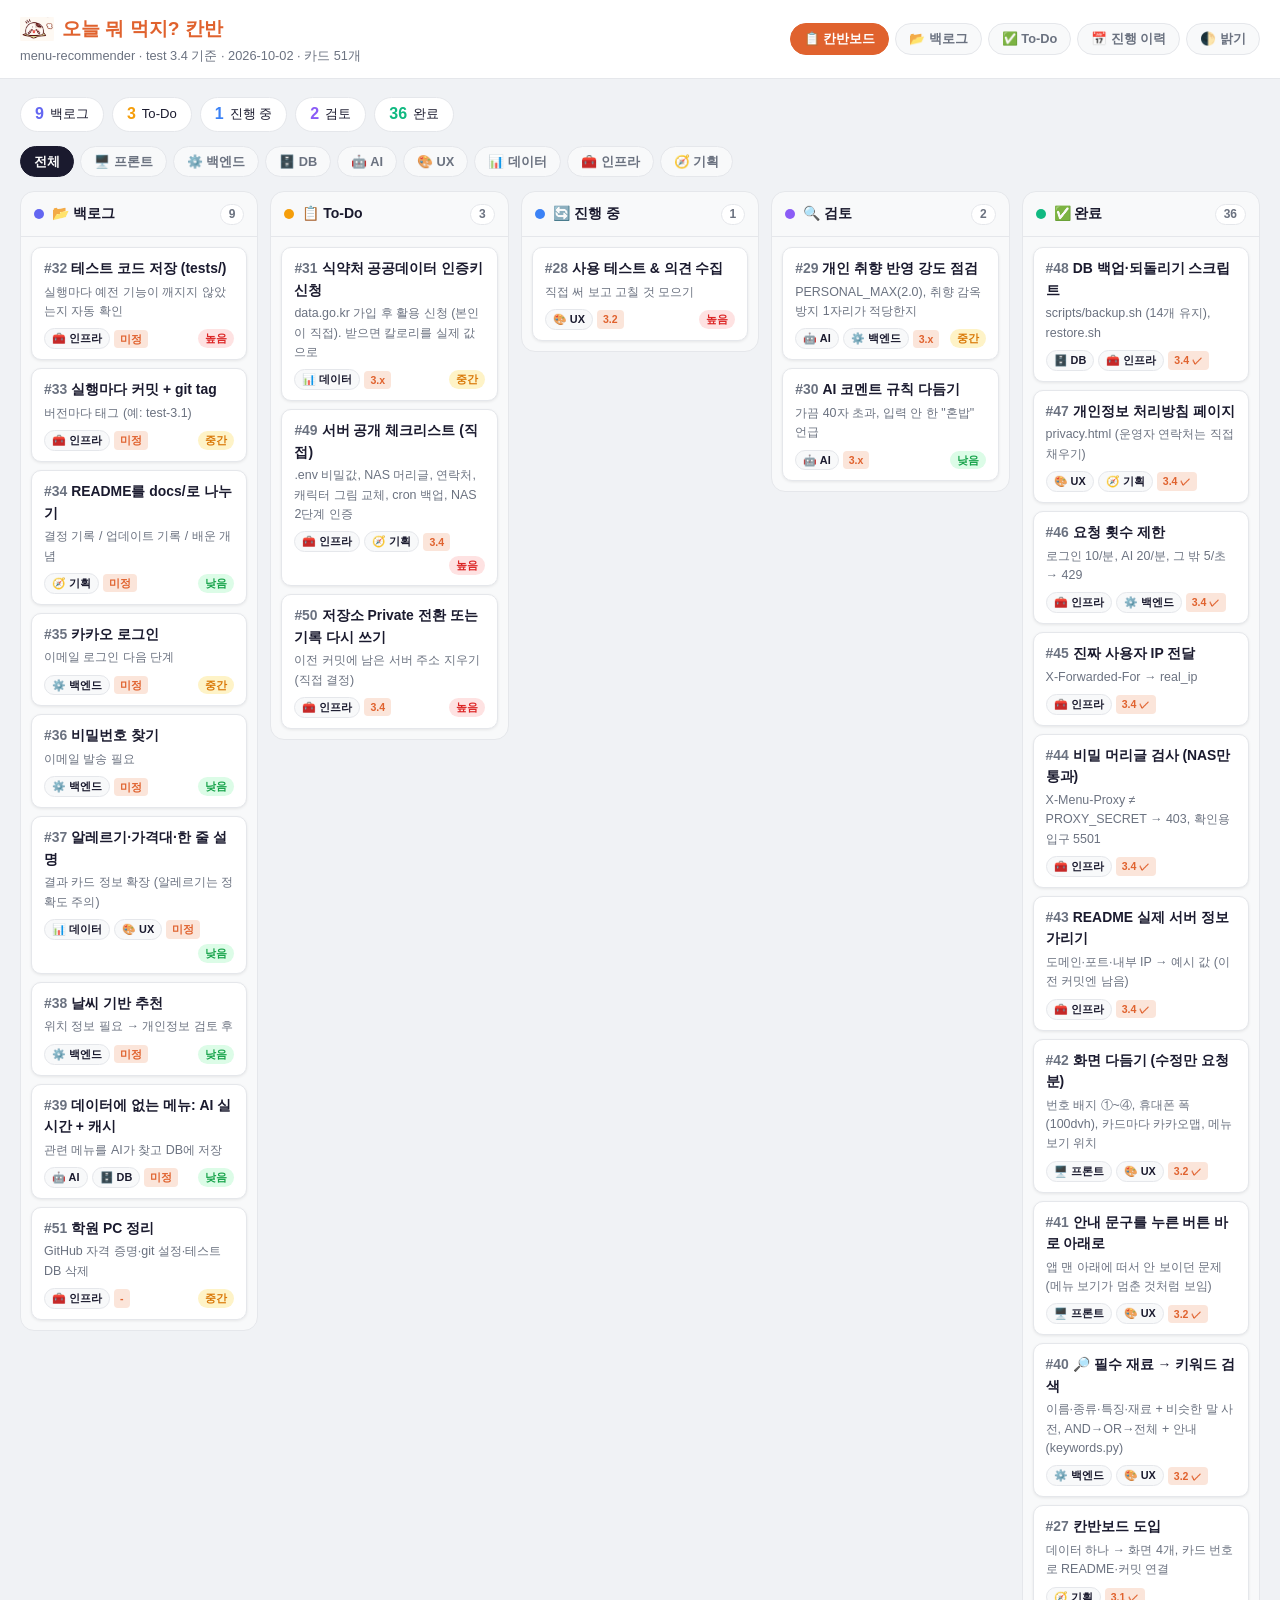
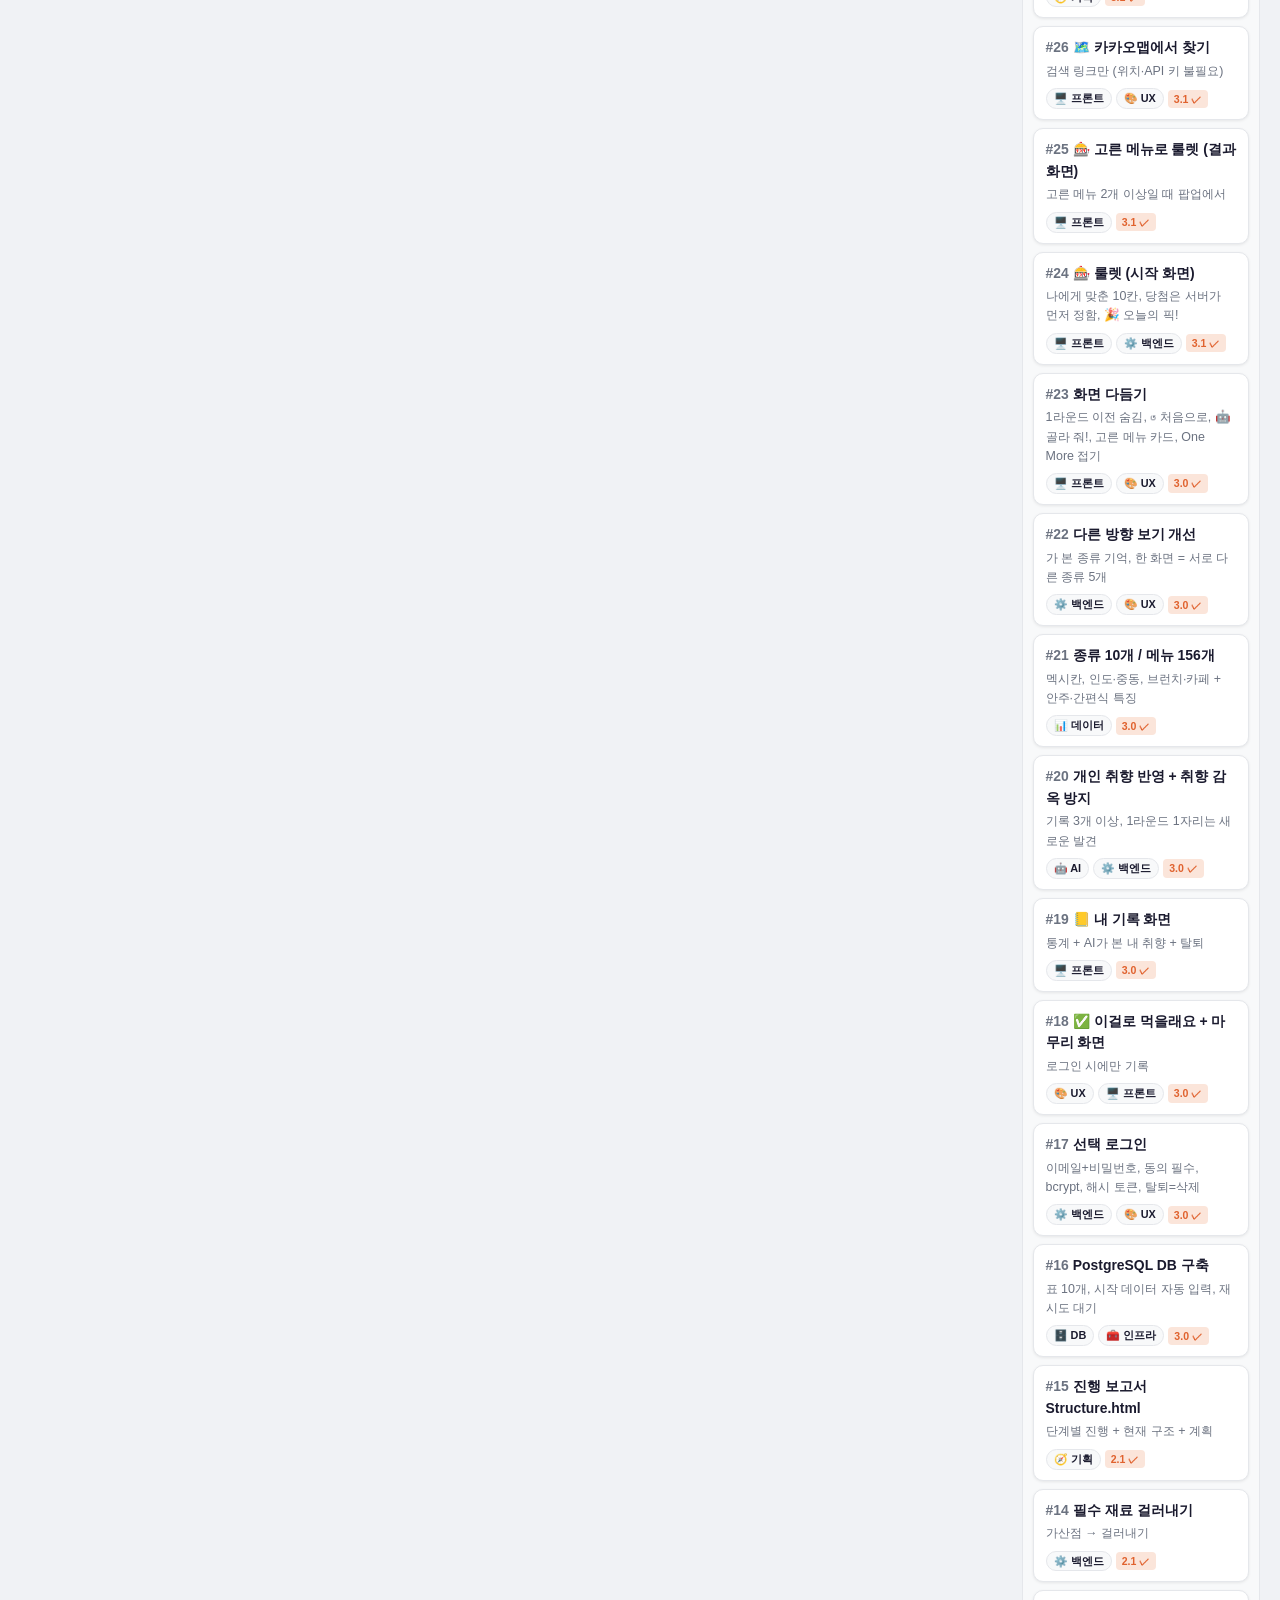
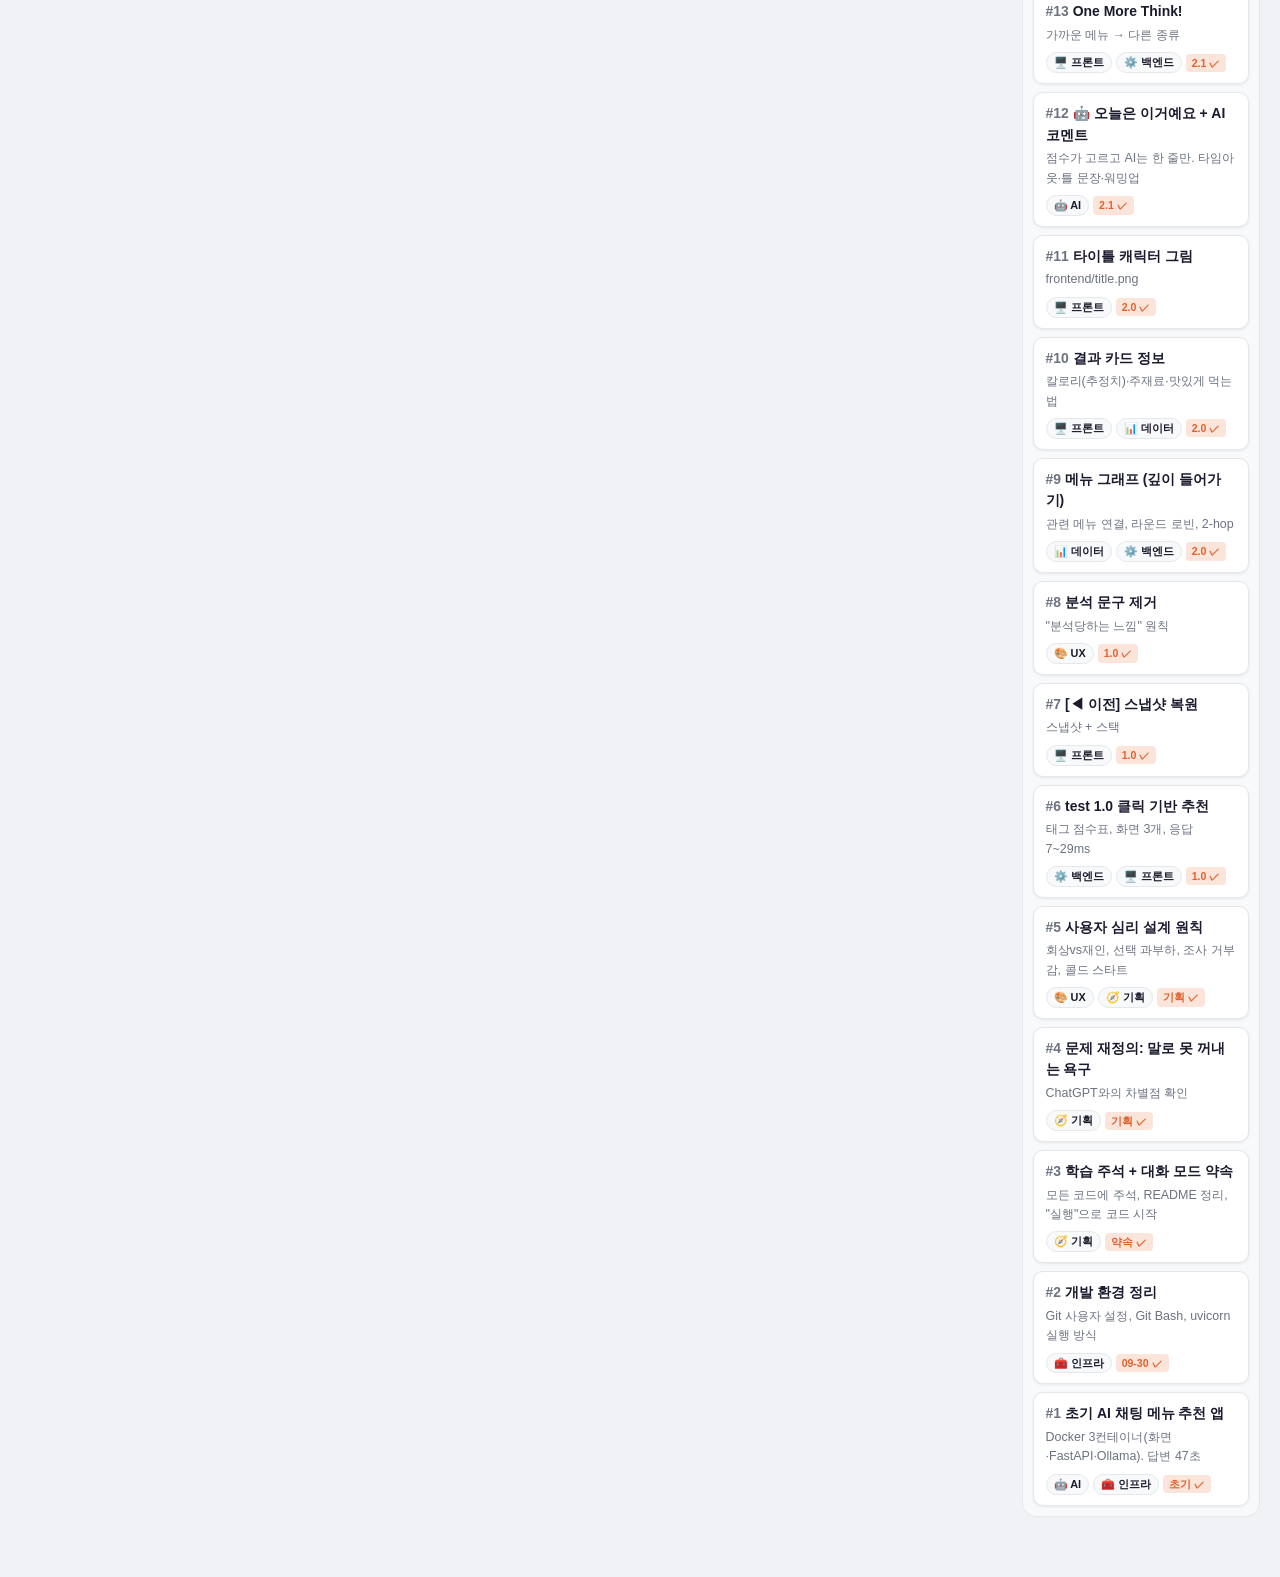
<file: docs/kanban.html>
<!DOCTYPE html>
<!--
  docs/kanban.html - "오늘 뭐 먹지?" 개발 관리 칸반보드                  기준 버전: test 3.4

  문서 역할 나누기
    - 칸반 (이 파일)     : "무엇을 할지" 관리. 결정할 때, "실행"할 때마다 갱신
    - Structure.html     : 버전 보고서 (처음부터의 흐름, 현재 구조, 계획). "실행"할 때마다 갱신
    - README.md          : 자세한 결정 이유, 업데이트 기록, 배운 개념, 문제 해결

  [데이터 하나 → 화면 4개]
    예전 칸반은 같은 항목을 칸반 카드, 백로그 표, To-Do 목록, 이력에 "손으로 4번" 적어서 금방 서로 어긋났어요.
    이제는 아래 <script> 의 TASKS(할 일 목록) 와 STAGES(진행 단계) 만 고치면,
    칸반 / 백로그 / To-Do / 진행 이력 화면과 숫자가 모두 "자동으로" 그려집니다. (데이터 주도 렌더링)

  카드 번호(#1, #2 ...)는 README 업데이트 기록과 커밋 메시지에서 같은 번호로 가리킵니다.
  카드 상태는 Claude 가 "실행"할 때 바꿉니다 (끌어서 옮기기 기능은 일부러 넣지 않음 → 기록이 항상 실제 코드와 일치).
  To-Do 화면의 체크 표시는 "내 확인용"이라 이 브라우저에만 저장됩니다.
-->
<html lang="ko">
<head>
  <meta charset="UTF-8" />
  <meta name="viewport" content="width=device-width, initial-scale=1.0" />
  <title>오늘 뭐 먹지? 칸반보드</title>
  <link rel="icon" href="../frontend/title.png" />
  <style>
    /* ===== 색상 변수 ===== */
    :root {
      --bg: #f0f2f5; --surface: #ffffff; --surface-2: #f8f9fa; --text: #1a1a2e; --muted: #6b7280;
      --border: #e5e7eb; --accent: #e0622e; --accent-soft: #fbe5da;
      /* 칸(상태)별 색 */
      --c-backlog: #6366f1; --c-todo: #f59e0b; --c-doing: #3b82f6; --c-review: #8b5cf6; --c-done: #10b981;
      --shadow: 0 1px 3px rgba(0,0,0,0.08);
    }
    @media (prefers-color-scheme: dark) {
      :root:not([data-theme="light"]) {
        --bg: #111827; --surface: #1f2937; --surface-2: #111827; --text: #f9fafb; --muted: #9ca3af; --border: #374151; --accent-soft: #3d2519;
      }
    }
    :root[data-theme="dark"] {
      --bg: #111827; --surface: #1f2937; --surface-2: #111827; --text: #f9fafb; --muted: #9ca3af; --border: #374151; --accent-soft: #3d2519;
    }

    * { box-sizing: border-box; }
    body { margin: 0; font-family: "Pretendard", "Apple SD Gothic Neo", "Malgun Gothic", sans-serif;
           background: var(--bg); color: var(--text); font-size: 14px; line-height: 1.55; }

    /* ===== 머리글 ===== */
    .header { position: sticky; top: 0; z-index: 10; display: flex; align-items: center; gap: 14px; flex-wrap: wrap;
              padding: 12px 20px; background: var(--surface); border-bottom: 1px solid var(--border); }
    .logo { display: flex; align-items: center; gap: 8px; font-weight: 800; font-size: 1.2rem; color: var(--accent); }
    .logo img { width: 34px; height: 34px; object-fit: contain; border-radius: 8px; }
    .sub { color: var(--muted); font-size: 0.8rem; }
    .tabs { margin-left: auto; display: flex; gap: 6px; flex-wrap: wrap; }
    .tab, .chip, .theme-btn { border: 1px solid var(--border); background: var(--surface-2); color: var(--muted);
      border-radius: 999px; padding: 5px 13px; font: inherit; font-size: 0.8rem; font-weight: 700; cursor: pointer; }
    .tab.active { background: var(--accent); border-color: var(--accent); color: #fff; }
    .chip.active { background: var(--text); border-color: var(--text); color: var(--surface); }

    .page { display: none; padding: 18px 20px 60px; max-width: 1600px; margin: 0 auto; }
    .page.active { display: block; }

    /* ===== 통계 ===== */
    .stats { display: flex; gap: 8px; flex-wrap: wrap; margin-bottom: 14px; }
    .stat { display: flex; gap: 6px; align-items: center; padding: 4px 14px; border-radius: 999px;
            background: var(--surface); border: 1px solid var(--border); font-size: 0.82rem; }
    .stat b { font-size: 1rem; }
    .filters { display: flex; gap: 6px; flex-wrap: wrap; margin-bottom: 14px; }

    /* ===== 칸반 ===== */
    .board { display: grid; grid-template-columns: repeat(5, minmax(220px, 1fr)); gap: 12px; align-items: start; overflow-x: auto; }
    .col { background: var(--surface-2); border: 1px solid var(--border); border-radius: 14px; overflow: hidden; }
    .col-head { display: flex; align-items: center; gap: 8px; padding: 11px 13px; border-bottom: 1px solid var(--border); font-weight: 800; }
    .dot { width: 10px; height: 10px; border-radius: 50%; }
    .count { margin-left: auto; font-size: 0.75rem; color: var(--muted); background: var(--surface); border: 1px solid var(--border);
             border-radius: 999px; padding: 0 8px; }
    .cards { display: flex; flex-direction: column; gap: 8px; padding: 10px; min-height: 50px; }
    .card { background: var(--surface); border: 1px solid var(--border); border-radius: 10px; padding: 10px 12px; box-shadow: var(--shadow); }
    .card .t { font-weight: 700; font-size: 0.87rem; }
    .card .id { color: var(--muted); font-weight: 800; margin-right: 4px; }
    .card .d { color: var(--muted); font-size: 0.78rem; margin-top: 3px; }
    .meta { display: flex; gap: 4px; flex-wrap: wrap; align-items: center; margin-top: 7px; }
    .tag { font-size: 0.68rem; font-weight: 800; padding: 1px 7px; border-radius: 999px; background: var(--surface-2); border: 1px solid var(--border); }
    .ver { font-size: 0.66rem; font-weight: 800; padding: 1px 6px; border-radius: 4px; background: var(--accent-soft); color: var(--accent); }
    .prio { margin-left: auto; font-size: 0.68rem; font-weight: 800; padding: 1px 7px; border-radius: 999px; }
    .p-high { background: #fee2e2; color: #dc2626; } .p-mid { background: #fef3c7; color: #d97706; } .p-low { background: #dcfce7; color: #16a34a; }
    @media (max-width: 860px) { .board { grid-template-columns: repeat(2, minmax(200px, 1fr)); } .page { padding: 14px 12px 48px; } }
    @media (max-width: 480px) { .board { grid-template-columns: 1fr; } }

    /* ===== 표 (백로그) ===== */
    h2 { font-size: 1.05rem; margin: 18px 0 8px; display: flex; gap: 8px; align-items: center; }
    .cnt { font-size: 0.75rem; color: var(--muted); border: 1px solid var(--border); border-radius: 999px; padding: 0 9px; background: var(--surface); }
    .table-wrap { overflow-x: auto; border: 1px solid var(--border); border-radius: 12px; background: var(--surface); }
    table { border-collapse: collapse; width: 100%; font-size: 0.83rem; }
    th, td { text-align: left; padding: 8px 12px; border-bottom: 1px solid var(--border); vertical-align: top; }
    th { background: var(--surface-2); color: var(--muted); white-space: nowrap; }
    tr:last-child td { border-bottom: none; }
    .status { font-size: 0.72rem; font-weight: 800; padding: 2px 9px; border-radius: 999px; color: #fff; white-space: nowrap; }

    /* ===== To-Do ===== */
    .todo { display: flex; gap: 10px; align-items: flex-start; padding: 10px 13px; margin-bottom: 6px;
            background: var(--surface); border: 1px solid var(--border); border-radius: 10px; cursor: pointer; }
    .todo.checked { opacity: 0.55; } .todo.checked .t { text-decoration: line-through; }
    .box { width: 18px; height: 18px; border-radius: 5px; border: 2px solid var(--border); flex-shrink: 0; margin-top: 2px;
           display: flex; align-items: center; justify-content: center; font-size: 0.75rem; color: #fff; }
    .todo.checked .box { background: var(--c-done); border-color: var(--c-done); }
    .progress { margin-top: 18px; padding: 14px 18px; background: var(--surface); border: 1px solid var(--border); border-radius: 14px; }
    .bar { height: 14px; border-radius: 999px; background: var(--surface-2); border: 1px solid var(--border); overflow: hidden; margin-top: 6px; }
    .bar div { height: 100%; background: var(--c-done); transition: width 0.3s; }
    .hint { color: var(--muted); font-size: 0.8rem; }

    /* ===== 진행 이력 ===== */
    .tl { display: flex; gap: 12px; }
    .tl-left { display: flex; flex-direction: column; align-items: center; }
    .tl-dot { width: 30px; height: 30px; border-radius: 50%; color: #fff; font-weight: 800; font-size: 0.78rem;
              display: flex; align-items: center; justify-content: center; background: var(--c-done); }
    .tl-line { flex: 1; width: 2px; background: var(--border); min-height: 16px; margin: 3px 0; }
    .tl-body { padding-bottom: 16px; }
    .tl-body .t { font-weight: 700; }
  </style>
</head>
<body>

<div class="header">
  <div>
    <div class="logo"><img src="../frontend/title.png" alt="" onerror="this.remove()" />오늘 뭐 먹지? 칸반</div>
    <div class="sub" id="sub"></div>
  </div>
  <div class="tabs">
    <button class="tab active" data-page="kanban">📋 칸반보드</button>
    <button class="tab" data-page="backlog">📂 백로그</button>
    <button class="tab" data-page="todo">✅ To-Do</button>
    <button class="tab" data-page="history">📅 진행 이력</button>
    <button class="theme-btn" id="theme-btn">🌓 밝기</button>
  </div>
</div>

<!-- 각 화면의 내용은 비어 있고, 아래 script 가 TASKS / STAGES 데이터로 채워 넣음 -->
<div class="page active" id="page-kanban">
  <div class="stats" id="stats"></div>
  <div class="filters" id="filters"></div>
  <div class="board" id="board"></div>
</div>
<div class="page" id="page-backlog"><div id="backlog"></div></div>
<div class="page" id="page-todo">
  <p class="hint">아직 완료되지 않은 일이에요. 체크는 내 확인용이라 이 브라우저에만 저장돼요. 실제 상태는 "실행"할 때 바뀌어요.</p>
  <div id="todo"></div>
  <div class="progress"><b>전체 진행률</b> <span class="hint" id="progress-text"></span><div class="bar"><div id="progress-bar"></div></div></div>
</div>
<div class="page" id="page-history"><div id="history"></div></div>

<script>
// =============================================================================
// ① 데이터 : 여기만 고치면 모든 화면이 바뀜
// =============================================================================
const VERSION = "test 3.4";
const UPDATED = "2026-10-02";

// 상태(칸) 5가지
const STATUS = {
  backlog: { label: "📂 백로그", color: "var(--c-backlog)" },   // 언젠가 할 일 (아이디어)
  todo:    { label: "📋 To-Do", color: "var(--c-todo)" },      // 결정됨, 다음 실행 때 할 일
  doing:   { label: "🔄 진행 중", color: "var(--c-doing)" },   // 하고 있는 일
  review:  { label: "🔍 검토", color: "var(--c-review)" },     // 만들었지만 써 보고 판단할 일
  done:    { label: "✅ 완료", color: "var(--c-done)" },
};

// 분야
const AREAS = { fe: "🖥️ 프론트", be: "⚙️ 백엔드", db: "🗄️ DB", ai: "🤖 AI", ux: "🎨 UX", data: "📊 데이터", infra: "🧰 인프라", plan: "🧭 기획" };

// 할 일 목록. id 는 한 번 정하면 바꾸지 않음 (README·커밋에서 이 번호로 가리킴)
// prio: high / mid / low,  ver: 목표 또는 완료 버전
const TASKS = [
  // ---- 완료 ----
  { id: 1,  title: "초기 AI 채팅 메뉴 추천 앱", desc: "Docker 3컨테이너(화면·FastAPI·Ollama). 답변 47초", area: ["ai", "infra"], ver: "초기", status: "done" },
  { id: 2,  title: "개발 환경 정리", desc: "Git 사용자 설정, Git Bash, uvicorn 실행 방식", area: ["infra"], ver: "09-30", status: "done" },
  { id: 3,  title: "학습 주석 + 대화 모드 약속", desc: "모든 코드에 주석, README 정리, \"실행\"으로 코드 시작", area: ["plan"], ver: "약속", status: "done" },
  { id: 4,  title: "문제 재정의: 말로 못 꺼내는 욕구", desc: "ChatGPT와의 차별점 확인", area: ["plan"], ver: "기획", status: "done" },
  { id: 5,  title: "사용자 심리 설계 원칙", desc: "회상vs재인, 선택 과부하, 조사 거부감, 콜드 스타트", area: ["ux", "plan"], ver: "기획", status: "done" },
  { id: 6,  title: "test 1.0 클릭 기반 추천", desc: "태그 점수표, 화면 3개, 응답 7~29ms", area: ["be", "fe"], ver: "1.0", status: "done" },
  { id: 7,  title: "[◀ 이전] 스냅샷 복원", desc: "스냅샷 + 스택", area: ["fe"], ver: "1.0", status: "done" },
  { id: 8,  title: "분석 문구 제거", desc: "\"분석당하는 느낌\" 원칙", area: ["ux"], ver: "1.0", status: "done" },
  { id: 9,  title: "메뉴 그래프 (깊이 들어가기)", desc: "관련 메뉴 연결, 라운드 로빈, 2-hop", area: ["data", "be"], ver: "2.0", status: "done" },
  { id: 10, title: "결과 카드 정보", desc: "칼로리(추정치)·주재료·맛있게 먹는 법", area: ["fe", "data"], ver: "2.0", status: "done" },
  { id: 11, title: "타이틀 캐릭터 그림", desc: "frontend/title.png", area: ["fe"], ver: "2.0", status: "done" },
  { id: 12, title: "🤖 오늘은 이거예요 + AI 코멘트", desc: "점수가 고르고 AI는 한 줄만. 타임아웃·틀 문장·워밍업", area: ["ai"], ver: "2.1", status: "done" },
  { id: 13, title: "One More Think!", desc: "가까운 메뉴 → 다른 종류", area: ["fe", "be"], ver: "2.1", status: "done" },
  { id: 14, title: "필수 재료 걸러내기", desc: "가산점 → 걸러내기", area: ["be"], ver: "2.1", status: "done" },
  { id: 15, title: "진행 보고서 Structure.html", desc: "단계별 진행 + 현재 구조 + 계획", area: ["plan"], ver: "2.1", status: "done" },
  { id: 16, title: "PostgreSQL DB 구축", desc: "표 10개, 시작 데이터 자동 입력, 재시도 대기", area: ["db", "infra"], ver: "3.0", status: "done" },
  { id: 17, title: "선택 로그인", desc: "이메일+비밀번호, 동의 필수, bcrypt, 해시 토큰, 탈퇴=삭제", area: ["be", "ux"], ver: "3.0", status: "done" },
  { id: 18, title: "✅ 이걸로 먹을래요 + 마무리 화면", desc: "로그인 시에만 기록", area: ["ux", "fe"], ver: "3.0", status: "done" },
  { id: 19, title: "📒 내 기록 화면", desc: "통계 + AI가 본 내 취향 + 탈퇴", area: ["fe"], ver: "3.0", status: "done" },
  { id: 20, title: "개인 취향 반영 + 취향 감옥 방지", desc: "기록 3개 이상, 1라운드 1자리는 새로운 발견", area: ["ai", "be"], ver: "3.0", status: "done" },
  { id: 21, title: "종류 10개 / 메뉴 156개", desc: "멕시칸, 인도·중동, 브런치·카페 + 안주·간편식 특징", area: ["data"], ver: "3.0", status: "done" },
  { id: 22, title: "다른 방향 보기 개선", desc: "가 본 종류 기억, 한 화면 = 서로 다른 종류 5개", area: ["be", "ux"], ver: "3.0", status: "done" },
  { id: 23, title: "화면 다듬기", desc: "1라운드 이전 숨김, ↺ 처음으로, 🤖 골라 줘!, 고른 메뉴 카드, One More 접기", area: ["fe", "ux"], ver: "3.0", status: "done" },
  { id: 24, title: "🎰 룰렛 (시작 화면)", desc: "나에게 맞춘 10칸, 당첨은 서버가 먼저 정함, 🎉 오늘의 픽!", area: ["fe", "be"], ver: "3.1", status: "done" },
  { id: 25, title: "🎰 고른 메뉴로 룰렛 (결과 화면)", desc: "고른 메뉴 2개 이상일 때 팝업에서", area: ["fe"], ver: "3.1", status: "done" },
  { id: 26, title: "🗺️ 카카오맵에서 찾기", desc: "검색 링크만 (위치·API 키 불필요)", area: ["fe", "ux"], ver: "3.1", status: "done" },
  { id: 27, title: "칸반보드 도입", desc: "데이터 하나 → 화면 4개, 카드 번호로 README·커밋 연결", area: ["plan"], ver: "3.1", status: "done" },
  { id: 40, title: "🔎 필수 재료 → 키워드 검색", desc: "이름·종류·특징·재료 + 비슷한 말 사전, AND→OR→전체 + 안내 (keywords.py)", area: ["be", "ux"], ver: "3.2", status: "done" },
  { id: 41, title: "안내 문구를 누른 버튼 바로 아래로", desc: "앱 맨 아래에 떠서 안 보이던 문제 (메뉴 보기가 멈춘 것처럼 보임)", area: ["fe", "ux"], ver: "3.2", status: "done" },
  { id: 43, title: "README 실제 서버 정보 가리기", desc: "도메인·포트·내부 IP → 예시 값 (이전 커밋엔 남음)", area: ["infra"], ver: "3.4", status: "done" },
  { id: 44, title: "비밀 머리글 검사 (NAS만 통과)", desc: "X-Menu-Proxy ≠ PROXY_SECRET → 403, 확인용 입구 5501", area: ["infra"], ver: "3.4", status: "done" },
  { id: 45, title: "진짜 사용자 IP 전달", desc: "X-Forwarded-For → real_ip", area: ["infra"], ver: "3.4", status: "done" },
  { id: 46, title: "요청 횟수 제한", desc: "로그인 10/분, AI 20/분, 그 밖 5/초 → 429", area: ["infra", "be"], ver: "3.4", status: "done" },
  { id: 47, title: "개인정보 처리방침 페이지", desc: "privacy.html (운영자 연락처는 직접 채우기)", area: ["ux", "plan"], ver: "3.4", status: "done" },
  { id: 48, title: "DB 백업·되돌리기 스크립트", desc: "scripts/backup.sh (14개 유지), restore.sh", area: ["db", "infra"], ver: "3.4", status: "done" },
  { id: 49, title: "서버 공개 체크리스트 (직접)", desc: ".env 비밀값, NAS 머리글, 연락처, 캐릭터 그림 교체, cron 백업, NAS 2단계 인증", area: ["infra", "plan"], ver: "3.4", status: "todo", prio: "high" },
  { id: 50, title: "저장소 Private 전환 또는 기록 다시 쓰기", desc: "이전 커밋에 남은 서버 주소 지우기 (직접 결정)", area: ["infra"], ver: "3.4", status: "todo", prio: "high" },
  { id: 51, title: "학원 PC 정리", desc: "GitHub 자격 증명·git 설정·테스트 DB 삭제", area: ["infra"], ver: "-", status: "backlog", prio: "mid" },
  { id: 42, title: "화면 다듬기 (수정만 요청분)", desc: "번호 배지 ①~④, 휴대폰 폭(100dvh), 카드마다 카카오맵, 메뉴 보기 위치", area: ["fe", "ux"], ver: "3.2", status: "done" },

  // ---- 진행 중 / 검토 ----
  { id: 28, title: "사용 테스트 & 의견 수집", desc: "직접 써 보고 고칠 것 모으기", area: ["ux"], ver: "3.2", status: "doing", prio: "high" },
  { id: 29, title: "개인 취향 반영 강도 점검", desc: "PERSONAL_MAX(2.0), 취향 감옥 방지 1자리가 적당한지", area: ["ai", "be"], ver: "3.x", status: "review", prio: "mid" },
  { id: 30, title: "AI 코멘트 규칙 다듬기", desc: "가끔 40자 초과, 입력 안 한 \"혼밥\" 언급", area: ["ai"], ver: "3.x", status: "review", prio: "low" },

  // ---- To-Do (결정됨) ----
  { id: 31, title: "식약처 공공데이터 인증키 신청", desc: "data.go.kr 가입 후 활용 신청 (본인이 직접). 받으면 칼로리를 실제 값으로", area: ["data"], ver: "3.x", status: "todo", prio: "mid" },

  // ---- 백로그 (아이디어) ----
  { id: 32, title: "테스트 코드 저장 (tests/)", desc: "실행마다 예전 기능이 깨지지 않았는지 자동 확인", area: ["infra"], ver: "미정", status: "backlog", prio: "high" },
  { id: 33, title: "실행마다 커밋 + git tag", desc: "버전마다 태그 (예: test-3.1)", area: ["infra"], ver: "미정", status: "backlog", prio: "mid" },
  { id: 34, title: "README를 docs/로 나누기", desc: "결정 기록 / 업데이트 기록 / 배운 개념", area: ["plan"], ver: "미정", status: "backlog", prio: "low" },
  { id: 35, title: "카카오 로그인", desc: "이메일 로그인 다음 단계", area: ["be"], ver: "미정", status: "backlog", prio: "mid" },
  { id: 36, title: "비밀번호 찾기", desc: "이메일 발송 필요", area: ["be"], ver: "미정", status: "backlog", prio: "low" },
  { id: 37, title: "알레르기·가격대·한 줄 설명", desc: "결과 카드 정보 확장 (알레르기는 정확도 주의)", area: ["data", "ux"], ver: "미정", status: "backlog", prio: "low" },
  { id: 38, title: "날씨 기반 추천", desc: "위치 정보 필요 → 개인정보 검토 후", area: ["be"], ver: "미정", status: "backlog", prio: "low" },
  { id: 39, title: "데이터에 없는 메뉴: AI 실시간 + 캐시", desc: "관련 메뉴를 AI가 찾고 DB에 저장", area: ["ai", "db"], ver: "미정", status: "backlog", prio: "low" },
];

// 진행 단계 (Structure.html 의 단계와 같은 번호)
const STAGES = [
  { n: 1,  title: "출발: AI 채팅 앱", ver: "초기", desc: "채팅 추천, 47초, 작은 모델은 한국어 깨짐" },
  { n: 2,  title: "개발 환경 정리", ver: "09-30", desc: "Git 설정, 첫 커밋" },
  { n: 3,  title: "학습 방식 세우기", ver: "약속", desc: "주석, README, 대화 모드" },
  { n: 4,  title: "문제 다시 찾기", ver: "기획", desc: "원하는 건 있는데 말로 못 꺼낸다" },
  { n: 5,  title: "사용자 심리와 설계", ver: "기획", desc: "먼저 보여 주기, 5개만, 조사 거부감, 독립변수" },
  { n: 6,  title: "test 1.0", ver: "1.0", desc: "클릭으로 좁혀 가기" },
  { n: 7,  title: "test 1.0 수정", ver: "1.0", desc: "이전 버튼, 분석 문구 제거" },
  { n: 8,  title: "test 2.0 기획", ver: "기획", desc: "깊이 들어가기, 메뉴 정보, 공공데이터" },
  { n: 9,  title: "test 2.0", ver: "2.0", desc: "메뉴 그래프 129개" },
  { n: 10, title: "test 2.1", ver: "2.1", desc: "AI가 하나 골라 주기, One More Think!" },
  { n: 11, title: "사용 테스트와 다음 구상", ver: "기획", desc: "DB, 로그인, 개인 취향" },
  { n: 12, title: "test 3.0", ver: "3.0", desc: "DB · 선택 로그인 · 내 기록 · 종류 10개" },
  { n: 13, title: "test 3.1", ver: "3.1", desc: "🎰 룰렛 · 🗺️ 카카오맵 · 📋 칸반 도입" },
  { n: 14, title: "test 3.2", ver: "3.2", desc: "🔎 키워드 검색 · 안내 위치 · 화면 다듬기" },
  { n: 15, title: "test 3.3 · 3.4 공개 준비", ver: "3.4", desc: "nginx · 비밀 머리글 · 횟수 제한 · 처리방침 · 백업", current: true },
];

// =============================================================================
// ② 그리기 : 데이터 → 화면 (아래는 고칠 필요 없음)
// =============================================================================
const $ = (id) => document.getElementById(id);
let filter = "all";

/** 요소 만들기 도우미: el("div", "class", "글자") */
function el(tag, cls, text) {
  const e = document.createElement(tag);
  if (cls) e.className = cls;
  if (text !== undefined) e.textContent = text;
  return e;
}

const PRIO = { high: ["높음", "p-high"], mid: ["중간", "p-mid"], low: ["낮음", "p-low"] };

/** 카드 꼬리표 줄 (분야 · 버전 · 우선순위) */
function metaRow(t) {
  const meta = el("div", "meta");
  for (const a of t.area) meta.appendChild(el("span", "tag", AREAS[a]));
  meta.appendChild(el("span", "ver", t.status === "done" ? `${t.ver} ✓` : t.ver));
  if (t.prio && t.status !== "done") meta.appendChild(el("span", `prio ${PRIO[t.prio][1]}`, PRIO[t.prio][0]));
  return meta;
}

function renderKanban() {
  // 통계 (자동 계산)
  const stats = $("stats");
  stats.replaceChildren();
  for (const [key, s] of Object.entries(STATUS)) {
    const pill = el("div", "stat");
    const b = el("b", "", TASKS.filter((t) => t.status === key).length);
    b.style.color = s.color;
    pill.append(b, el("span", "", s.label.slice(2).trim()));
    stats.appendChild(pill);
  }

  // 분야 필터
  const filters = $("filters");
  filters.replaceChildren();
  for (const [key, label] of [["all", "전체"], ...Object.entries(AREAS)]) {
    const chip = el("button", "chip" + (filter === key ? " active" : ""), label);
    chip.addEventListener("click", () => { filter = key; renderKanban(); });
    filters.appendChild(chip);
  }

  // 칸 5개
  const board = $("board");
  board.replaceChildren();
  for (const [key, s] of Object.entries(STATUS)) {
    const list = TASKS.filter((t) => t.status === key && (filter === "all" || t.area.includes(filter)))
                      .sort((a, b) => (key === "done" ? b.id - a.id : a.id - b.id));  // 완료는 최신이 위
    const col = el("div", "col");
    const head = el("div", "col-head");
    const dot = el("span", "dot");
    dot.style.background = s.color;
    head.append(dot, el("span", "", s.label), el("span", "count", list.length));
    const cards = el("div", "cards");
    for (const t of list) {
      const card = el("div", "card");
      const title = el("div", "t");
      title.append(el("span", "id", `#${t.id}`), document.createTextNode(t.title));
      card.append(title, el("div", "d", t.desc), metaRow(t));
      cards.appendChild(card);
    }
    col.append(head, cards);
    board.appendChild(col);
  }
}

function renderBacklog() {
  const root = $("backlog");
  root.replaceChildren();
  // 상태별로 표 하나씩 (진행 중 → 검토 → To-Do → 백로그 → 완료 순)
  for (const key of ["doing", "review", "todo", "backlog", "done"]) {
    const list = TASKS.filter((t) => t.status === key);
    if (!list.length) continue;
    const h = el("h2", "", STATUS[key].label);
    h.appendChild(el("span", "cnt", `${list.length}개`));
    const wrap = el("div", "table-wrap");
    const table = el("table");
    const head = el("tr");
    for (const th of ["#", "제목", "설명", "버전", "분야", "상태"]) head.appendChild(el("th", "", th));
    table.appendChild(head);
    for (const t of list) {
      const tr = el("tr");
      const st = el("span", "status", STATUS[t.status].label.slice(2).trim());
      st.style.background = STATUS[t.status].color;
      const stTd = el("td");
      stTd.appendChild(st);
      tr.append(el("td", "", `#${t.id}`), el("td", "", t.title), el("td", "", t.desc), el("td", "", t.ver),
                el("td", "", t.area.map((a) => AREAS[a]).join(" ")), stTd);
      table.appendChild(tr);
    }
    wrap.appendChild(table);
    root.append(h, wrap);
  }
}

// To-Do 체크는 이 브라우저에만 저장 (막혀 있는 환경도 있어서 try/catch)
function loadChecks() { try { return JSON.parse(localStorage.getItem("kanban-checks") || "[]"); } catch (e) { return []; } }
function saveChecks(ids) { try { localStorage.setItem("kanban-checks", JSON.stringify(ids)); } catch (e) {} }

function renderTodo() {
  const root = $("todo");
  root.replaceChildren();
  const checks = new Set(loadChecks());
  for (const key of ["doing", "review", "todo", "backlog"]) {
    const list = TASKS.filter((t) => t.status === key);
    if (!list.length) continue;
    root.appendChild(el("h2", "", STATUS[key].label));
    for (const t of list) {
      const item = el("div", "todo" + (checks.has(t.id) ? " checked" : ""));
      const box = el("div", "box", "✓");
      const body = el("div");
      const title = el("div", "t");
      title.append(el("span", "id", `#${t.id} `), document.createTextNode(t.title));
      body.append(title, el("div", "hint", t.desc), metaRow(t));
      item.append(box, body);
      item.addEventListener("click", () => {
        checks.has(t.id) ? checks.delete(t.id) : checks.add(t.id);
        saveChecks([...checks]);
        renderTodo();
      });
      root.appendChild(item);
    }
  }
  // 진행률 = 완료 카드 / 전체 카드 (실제 상태 기준)
  const done = TASKS.filter((t) => t.status === "done").length;
  const pct = Math.round((done / TASKS.length) * 100);
  $("progress-text").textContent = `${done} / ${TASKS.length} 완료 (${pct}%)`;
  $("progress-bar").style.width = pct + "%";
}

function renderHistory() {
  const root = $("history");
  root.replaceChildren();
  const h = el("h2", "", "📅 진행 이력");
  h.appendChild(el("span", "cnt", `${STAGES.length}단계 · 자세한 내용은 Structure.html`));
  root.appendChild(h);
  STAGES.forEach((s, i) => {
    const row = el("div", "tl");
    const left = el("div", "tl-left");
    const dot = el("div", "tl-dot", s.n);
    if (s.current) dot.style.background = "var(--c-doing)";
    left.appendChild(dot);
    if (i < STAGES.length - 1) left.appendChild(el("div", "tl-line"));
    const body = el("div", "tl-body");
    const title = el("div", "t", s.title + " ");
    title.appendChild(el("span", "ver", s.current ? `${s.ver} · 현재` : s.ver));
    body.append(title, el("div", "hint", s.desc));
    row.append(left, body);
    root.appendChild(row);
  });
}

// 탭 전환
for (const tab of document.querySelectorAll(".tab")) {
  tab.addEventListener("click", () => {
    document.querySelectorAll(".tab").forEach((t) => t.classList.toggle("active", t === tab));
    document.querySelectorAll(".page").forEach((p) => p.classList.toggle("active", p.id === "page-" + tab.dataset.page));
  });
}

// 밝기 전환 (선택은 브라우저에 기억)
$("theme-btn").addEventListener("click", () => {
  const root = document.documentElement;
  const dark = root.dataset.theme === "dark" || (!root.dataset.theme && matchMedia("(prefers-color-scheme: dark)").matches);
  root.dataset.theme = dark ? "light" : "dark";
  try { localStorage.setItem("kanban-theme", root.dataset.theme); } catch (e) {}
});
try { const t = localStorage.getItem("kanban-theme"); if (t) document.documentElement.dataset.theme = t; } catch (e) {}

$("sub").textContent = `menu-recommender · ${VERSION} 기준 · ${UPDATED} · 카드 ${TASKS.length}개`;
renderKanban();
renderBacklog();
renderTodo();
renderHistory();
</script>
</body>
</html>
</file>
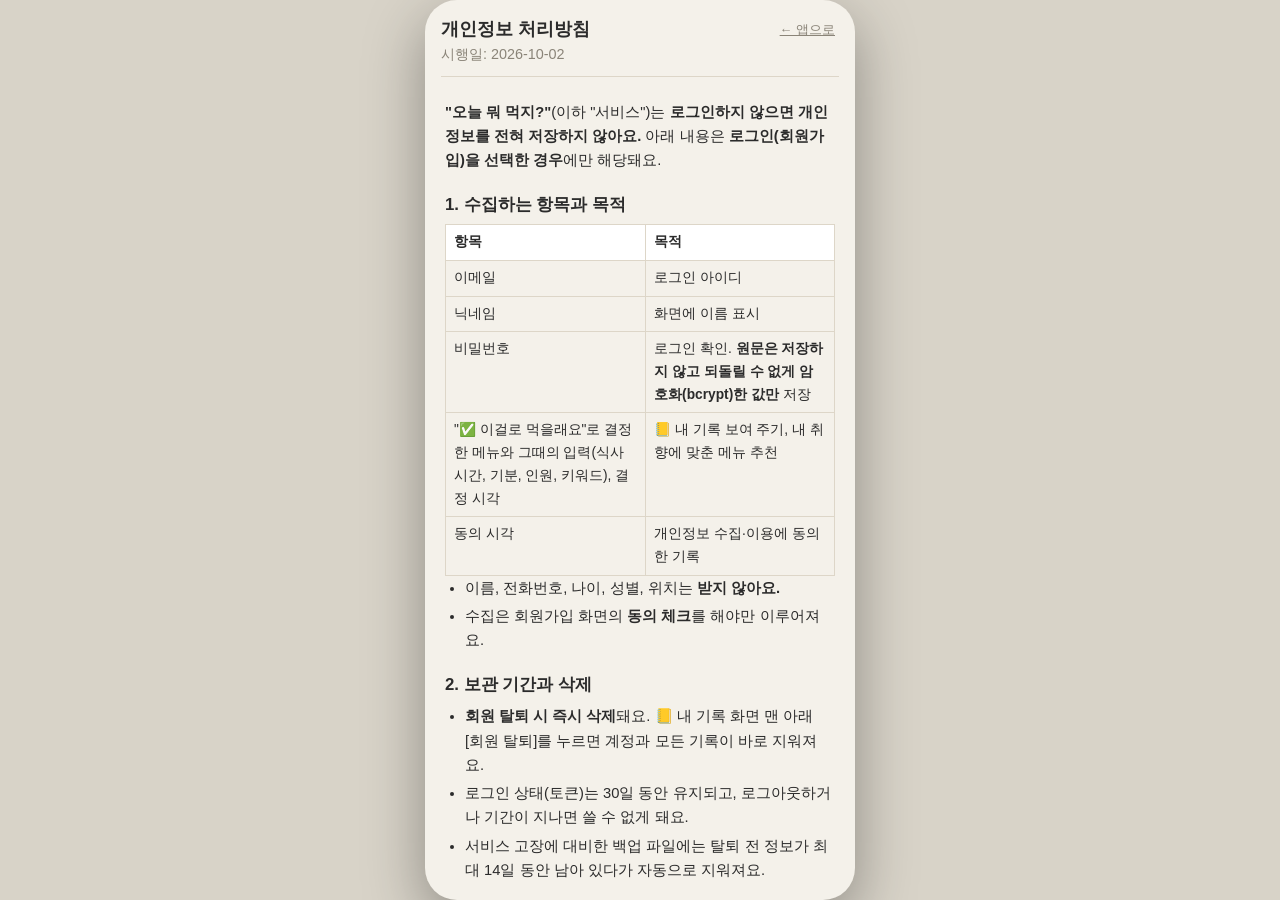
<file: frontend/privacy.html>
<!DOCTYPE html>
<!--
  privacy.html - 개인정보 처리방침                                     (test 3.4)
  로그인(이메일)을 받는 공개 서비스라서, "무엇을, 왜, 얼마나 보관하고, 어떻게 지우는지"를 알려야 해요.
  ⚠️ 이 문서는 서비스 실제 동작에 맞춘 기본 견본이에요. 법률 검토를 받은 문서는 아니에요.
  ⚠️ 맨 아래 [운영자 연락처]는 운영하는 사람이 직접 채워야 해요. (README "인터넷에 공개하기" 참고)
-->
<html lang="ko">
<head>
  <meta charset="UTF-8" />
  <meta name="viewport" content="width=device-width, initial-scale=1.0" />
  <title>개인정보 처리방침 - 오늘 뭐 먹지?</title>
  <link rel="icon" href="title.png" />
  <link rel="stylesheet" href="style.css" />
  <style>
    /* 이 페이지만의 꾸밈: 앱 상자 안에서 글이 읽기 좋게 */
    .policy { overflow-y: auto; padding: 8px 4px 24px; line-height: 1.65; font-size: 0.92rem; }
    .policy h2 { font-size: 1.05rem; margin: 18px 0 6px; }
    .policy ul { margin: 0; padding-left: 20px; }
    .policy li { margin-bottom: 4px; }
    .policy table { width: 100%; border-collapse: collapse; font-size: 0.86rem; margin-top: 6px; }
    .policy th, .policy td { border: 1px solid var(--border); padding: 6px 8px; text-align: left; vertical-align: top; }
    .policy th { background: var(--surface); }
  </style>
</head>
<body>
  <div class="app">
    <header>
      <div class="header-row">
        <h1>개인정보 처리방침</h1>
        <!-- 앱으로 돌아가기 -->
        <a class="link-btn small" href="./">← 앱으로</a>
      </div>
      <p>시행일: 2026-10-02</p>
    </header>

    <main class="policy">
      <p><b>"오늘 뭐 먹지?"</b>(이하 "서비스")는 <b>로그인하지 않으면 개인정보를 전혀 저장하지 않아요.</b>
         아래 내용은 <b>로그인(회원가입)을 선택한 경우</b>에만 해당돼요.</p>

      <h2>1. 수집하는 항목과 목적</h2>
      <table>
        <tr><th>항목</th><th>목적</th></tr>
        <tr><td>이메일</td><td>로그인 아이디</td></tr>
        <tr><td>닉네임</td><td>화면에 이름 표시</td></tr>
        <tr><td>비밀번호</td><td>로그인 확인. <b>원문은 저장하지 않고 되돌릴 수 없게 암호화(bcrypt)한 값만</b> 저장</td></tr>
        <tr><td>"✅ 이걸로 먹을래요"로 결정한 메뉴와 그때의 입력(식사 시간, 기분, 인원, 키워드), 결정 시각</td><td>📒 내 기록 보여 주기, 내 취향에 맞춘 메뉴 추천</td></tr>
        <tr><td>동의 시각</td><td>개인정보 수집·이용에 동의한 기록</td></tr>
      </table>
      <ul>
        <li>이름, 전화번호, 나이, 성별, 위치는 <b>받지 않아요.</b></li>
        <li>수집은 회원가입 화면의 <b>동의 체크</b>를 해야만 이루어져요.</li>
      </ul>

      <h2>2. 보관 기간과 삭제</h2>
      <ul>
        <li><b>회원 탈퇴 시 즉시 삭제</b>돼요. 📒 내 기록 화면 맨 아래 [회원 탈퇴]를 누르면 계정과 모든 기록이 바로 지워져요.</li>
        <li>로그인 상태(토큰)는 30일 동안 유지되고, 로그아웃하거나 기간이 지나면 쓸 수 없게 돼요.</li>
        <li>서비스 고장에 대비한 백업 파일에는 탈퇴 전 정보가 최대 14일 동안 남아 있다가 자동으로 지워져요.</li>
      </ul>

      <h2>3. 다른 곳에 주거나 맡기지 않아요</h2>
      <ul>
        <li>개인정보를 <b>다른 회사나 사람에게 제공하지 않아요.</b></li>
        <li>추천 코멘트를 쓰는 AI는 <b>서비스 서버 안에서</b> 돌아가며, 개인정보를 외부 AI 회사로 보내지 않아요.</li>
        <li>지도 버튼(🗺️ 카카오맵에서 찾기)은 메뉴 이름만 담아 카카오맵을 여는 링크예요. 카카오맵 이용은 카카오의 방침을 따라요.</li>
      </ul>

      <h2>4. 브라우저에 저장하는 것</h2>
      <ul>
        <li>로그인 상태를 기억하기 위해 <b>로그인 토큰과 닉네임</b>을 브라우저의 저장 공간(localStorage)에 넣어요. 로그아웃하면 지워져요.</li>
        <li>광고나 방문 추적용 쿠키는 쓰지 않아요.</li>
      </ul>

      <h2>5. 안전하게 지키는 방법</h2>
      <ul>
        <li>모든 통신은 HTTPS(암호화)로 이루어져요.</li>
        <li>비밀번호와 로그인 토큰은 암호화한 값으로만 저장해요.</li>
        <li>데이터베이스는 인터넷에 직접 열려 있지 않아요.</li>
        <li>같은 곳에서 너무 많은 요청이 오면 잠시 막아요. 비밀번호를 무작위로 넣어 보는 공격을 막기 위해서예요.</li>
      </ul>

      <h2>6. 이용자의 권리</h2>
      <ul>
        <li>언제든지 📒 내 기록에서 내 정보를 보고, [회원 탈퇴]로 모두 지울 수 있어요.</li>
        <li>그 밖의 요청이나 문의는 아래 연락처로 보내 주세요.</li>
      </ul>

      <h2>7. 운영자 연락처</h2>
      <!-- ⚠️ 운영자가 직접 채우기: 문의를 받을 이메일 -->
      <p>[운영자 연락처를 여기에 적어 주세요]</p>
    </main>
  </div>
</body>
</html>
</file>
<file: frontend/style.css>
/* =============================================================================
   style.css - 화면 꾸미기 (색상, 크기, 배치)                     버전: test 3.4
   CSS 기본 문법:  선택자 { 속성: 값; }
     - 태그이름  (예: body)   → 그 태그 전부
     - .클래스   (예: .app)   → class="app" 인 요소
     - #아이디   (예: #error) → id="error" 인 요소
   ============================================================================= */

/* ---- 색상 변수 (CSS 사용자 정의 속성) ----
   :root 에 --이름 으로 색을 정해 두고 아래에서 var(--이름) 으로 꺼내 씁니다.
   색을 바꾸고 싶으면 여기 한 곳만 고치면 전체가 바뀜! */
:root {
  --page-bg: #d8d3c8;     /* 앱 바깥쪽 페이지 배경 */
  --bg: #f4f1ea;          /* 앱(휴대폰 모양 상자) 배경 */
  --surface: #ffffff;     /* 카드, 입력창 배경 */
  --text: #2b2b2b;        /* 기본 글자색 */
  --muted: #8a8478;       /* 흐린 보조 글자색 */
  --accent: #e0622e;      /* 강조색 (주요 버튼, 선택된 것) */
  --accent-soft: #fbe3d8; /* 강조색의 연한 버전 (선택된 카드 배경) */
  --border: #ddd6c8;      /* 테두리, 구분선 색 */
  --error: #c0392b;       /* 에러 글자색 */
}

/* ---- 다크 모드 ----
   사용자의 컴퓨터/폰이 다크 모드일 때만 적용. 변수 값만 바꾸면 전체 색이 자동으로 바뀜 */
@media (prefers-color-scheme: dark) {
  :root {
    --page-bg: #0d0c0b;
    --bg: #1c1a17;
    --surface: #262320;
    --text: #f0ece4;
    --muted: #9a9286;
    --accent: #ff7a45;
    --accent-soft: #4a2c1e;
    --border: #3a362f;
    --error: #ff6b5b;
  }
}

/* 모든 요소: width 에 padding 과 border 까지 포함해서 계산 (크기 계산이 쉬워짐) */
* {
  box-sizing: border-box;
}

/* [hidden] : hidden 속성이 붙은 요소. 아래 display: flex 같은 규칙보다 확실히 숨기려고 !important 사용
   !important = "이 규칙을 가장 우선해라" (남발하면 관리가 어려우니 꼭 필요할 때만) */
[hidden] {
  display: none !important;
}

html, body {
  height: 100%;
}

body {
  margin: 0;
  font-family: "Pretendard", "Apple SD Gothic Neo", "Malgun Gothic", sans-serif;
  background: var(--page-bg);
  color: var(--text);
  /* Flexbox 로 앱을 화면 정가운데에 배치 */
  display: flex;
  justify-content: center;
  align-items: center;
}

/* 앱 전체 상자 - PC에서 보면 휴대폰 화면처럼 보이도록 꾸밈 */
.app {
  width: 100%;
  max-width: 430px;     /* 큰 휴대폰(약 430px) 폭까지 늘어남. PC에서는 이 폭의 휴대폰 모양 */
  height: 932px;        /* 큰 휴대폰 높이 */
  max-height: 100vh;    /* vh = 화면 높이의 %. 브라우저 창보다 커지지 않게 */
  max-height: 100dvh;   /* dvh = 휴대폰 주소창이 나타나고 사라지는 것까지 반영한 실제 화면 높이 (지원하는 브라우저만 적용) */
  background: var(--bg);
  display: flex;
  flex-direction: column; /* header / 화면 을 위에서 아래로 쌓음 */
  padding: 16px;
  border-radius: 32px;
  box-shadow: 0 20px 60px rgba(0, 0, 0, 0.35);
  overflow: hidden;
}

/* 화면 폭이 500px 이하(휴대폰)이면 휴대폰 모양 꾸밈을 없애고 화면을 가로세로 꽉 채움 */
@media (max-width: 500px) {
  .app {
    width: 100%;
    max-width: none;
    height: 100vh;
    height: 100dvh;      /* 지원하는 브라우저에서는 주소창을 뺀 실제 높이로 */
    max-height: none;
    padding: 12px;       /* 좁은 화면이라 바깥 여백을 조금 줄임 */
    border-radius: 0;
    box-shadow: none;
  }
}

/* ---- 상단 제목 ---- */
header {
  padding-bottom: 12px;
  border-bottom: 1px solid var(--border);
}

header h1 {
  margin: 0 0 4px;
  font-size: 1.35rem;
  /* 그림 + 글자 + 버전을 가로로 나란히, 세로 가운데 정렬 */
  display: flex;
  align-items: center;
  gap: 8px;
}

/* 타이틀 캐릭터 그림 */
.title-img {
  width: 48px;
  height: 48px;
  object-fit: contain;   /* 그림 비율을 유지하면서 상자 안에 쏙 들어가게 (찌그러지지 않음) */
  border-radius: 12px;
}

/* 제목 옆 작은 버전 표시 */
.version {
  font-size: 0.7rem;
  font-weight: 500;
  color: var(--muted);
  border: 1px solid var(--border);
  border-radius: 999px;   /* 아주 크게 주면 양 끝이 완전히 둥근 알약 모양 */
  padding: 2px 8px;
  vertical-align: middle;
}

header p {
  margin: 0;
  font-size: 0.9rem;
  color: var(--muted);
}

/* ---- 화면(section) 공통 ---- */
.screen {
  flex: 1;              /* header 를 뺀 남은 세로 공간을 전부 차지 */
  overflow-y: auto;     /* 내용이 길면 이 안에서만 스크롤 */
  padding: 16px 2px 4px;
  display: flex;
  flex-direction: column;
  gap: 14px;            /* 안쪽 요소들 사이 간격 */
}

/* ---- 시작 화면 ---- */
.field {
  display: flex;
  flex-direction: column;
  gap: 8px;
}

.field label {
  font-weight: 600;
  font-size: 0.95rem;
}

.field small {
  font-weight: 400;
  color: var(--muted);
}

/* 버튼 묶음 : 가로로 나열하되, 넘치면 다음 줄로 (flex-wrap) */
.chips {
  display: flex;
  flex-wrap: wrap;
  gap: 6px;
}

.chips button {
  padding: 8px 12px;
  border-radius: 999px;
  border: 1px solid var(--border);
  background: var(--surface);
  color: var(--text);
  font-size: 0.9rem;
  cursor: pointer;
}

/* .active : 선택된 버튼 (app.js 가 붙여 줌) */
.chips button.active {
  background: var(--accent);
  border-color: var(--accent);
  color: #fff;
}

#ingredient {
  padding: 12px 14px;
  border-radius: 10px;
  border: 1px solid var(--border);
  background: var(--surface);
  color: var(--text);
  font-size: 1rem;      /* 16px 이상이어야 아이폰에서 입력할 때 화면이 자동 확대되지 않음 */
}

.notice {
  margin: 0;
  font-size: 0.8rem;
  color: var(--muted);
  line-height: 1.4;
}

/* ---- 공통 버튼 ---- */
.primary,
.secondary {
  padding: 13px 18px;
  border-radius: 12px;
  font-size: 1rem;
  font-weight: 600;
  cursor: pointer;
}

.primary {
  border: none;
  background: var(--accent);
  color: #fff;
}

.secondary {
  border: 1px solid var(--border);
  background: var(--surface);
  color: var(--text);
}

.wide {
  width: 100%;
  margin-top: auto;     /* flex 안에서 margin-top: auto → 남는 공간을 위로 밀어서 버튼이 맨 아래에 붙음 */
}

/* ---- 라운드 화면 ---- */
.round-info {
  font-weight: 600;
}

/* 지금까지 고른 메뉴 길잡이 (예: 고른 메뉴: 국밥 → 순대국밥) */
.basket {
  margin: 0;
  padding: 8px 12px;
  border-radius: 10px;
  background: var(--accent-soft);
  font-size: 0.85rem;
  font-weight: 600;
}

/* 글자만 있는 버튼 (링크처럼 보임) : [다른 방향 보기] */
.link-btn {
  align-self: center;     /* flex 세로 배치 안에서 이 버튼만 가운데로 */
  border: none;
  background: none;
  color: var(--muted);
  font-size: 0.85rem;
  text-decoration: underline;
  cursor: pointer;
  padding: 4px;
}

.hint {
  margin: 0;
  font-size: 0.85rem;
  color: var(--muted);
}

.menu-list {
  display: flex;
  flex-direction: column;
  gap: 8px;
}

/* 메뉴 카드 : [그림 | 이름] 을 Grid 로 배치
   Grid = 행과 열로 칸을 나눠서 배치하는 방식 (Flexbox 는 한 방향, Grid 는 두 방향) */
.menu-card {
  display: grid;
  grid-template-columns: 44px 1fr;  /* 1열: 44px 고정(그림), 2열: 나머지 전부(1fr = 남은 공간 1몫) */
  column-gap: 10px;
  align-items: center;
  width: 100%;
  padding: 10px 14px;
  border-radius: 14px;
  border: 2px solid var(--border);
  background: var(--surface);
  color: var(--text);
  text-align: left;
  font: inherit;          /* button 은 기본 글꼴이 달라서 부모 글꼴을 물려받게 함 */
  position: relative;     /* 아래 ::after(✓ 표시)의 위치 기준점 */
}

/* button 으로 만든 카드(라운드 화면)만 클릭 가능한 모양 */
button.menu-card {
  cursor: pointer;
  /* transition : 값이 바뀔 때 0.15초 동안 부드럽게 변함 (애니메이션 효과) */
  transition: border-color 0.15s, background 0.15s, transform 0.1s;
}

/* :active = 누르고 있는 순간 → 살짝 작아져서 눌리는 느낌 */
button.menu-card:active {
  transform: scale(0.98);
}

.menu-card .emoji {
  font-size: 2rem;
  text-align: center;
}

.menu-card .name {
  font-weight: 700;
  font-size: 1.05rem;
}

/* 선택된 카드 (app.js 가 selected 클래스를 붙임) */
.menu-card.selected {
  border-color: var(--accent);
  background: var(--accent-soft);
}

/* ::after : 요소 뒤에 CSS 만으로 가짜 내용을 붙이는 방법 (가상 요소). 여기선 ✓ 표시 */
.menu-card.selected::after {
  content: "✓";
  position: absolute;     /* 부모(.menu-card, position: relative) 기준으로 위치 지정 */
  right: 14px;
  top: 50%;
  transform: translateY(-50%); /* 자기 높이의 절반만큼 위로 → 정확히 세로 가운데 */
  color: var(--accent);
  font-weight: 800;
  font-size: 1.2rem;
}

/* 아래 버튼 묶음 : 라운드 화면 [◀ 이전] [결과 보기] [다음 ▶] / 결과 화면 [◀ 이전] [처음부터 다시] */
.actions {
  display: flex;
  gap: 6px;
  margin-top: auto;       /* 맨 아래에 붙임 */
}

.actions button {
  flex: 1;                /* 버튼들이 같은 너비로 나눠 가짐 */
  padding: 13px 6px;      /* 버튼 3개가 한 줄에 들어가도록 좌우 여백을 줄임 */
  font-size: 0.95rem;
  white-space: nowrap;    /* 버튼 글자가 두 줄로 꺾이지 않게 */
}

/* ---- 결과 화면 ---- */
.result-title {
  margin: 0;
  font-size: 1.15rem;
}

/* 결과 카드 : 메뉴 정보 (칼로리, 주재료, 맛있게 먹는 법) */
.result-card {
  padding: 14px 16px;
  border-radius: 14px;
  border: 2px solid var(--border);
  background: var(--surface);
}

.result-card h3 {
  margin: 0 0 8px;
  font-size: 1.1rem;
}

.result-card .info {
  margin: 0 0 4px;
  font-size: 0.85rem;
}

.result-card .tips-title {
  margin: 10px 0 4px;
  font-size: 0.85rem;
  font-weight: 700;
}

.result-card .tips {
  margin: 0;
  padding-left: 18px;    /* 목록 점(•)이 들어갈 왼쪽 공간 */
  font-size: 0.85rem;
  line-height: 1.5;
  color: var(--muted);
}

/* AI 한 줄 코멘트 */
.result-card .comment {
  margin: 0 0 8px;
  font-size: 0.9rem;
  font-weight: 600;
  color: var(--accent);
}

/* 코멘트를 기다리는 동안: 흐린 글씨가 깜빡깜빡 (애니메이션)
   @keyframes 이름 { 시작~끝 상태 } 로 움직임을 정의하고, animation 으로 적용 */
.result-card .comment.loading {
  color: var(--muted);
  font-weight: 400;
  animation: blink 1.2s ease-in-out infinite;  /* 1.2초 동안, 부드럽게, 무한 반복 */
}

@keyframes blink {
  0%, 100% { opacity: 1; }   /* 처음과 끝: 또렷하게 */
  50% { opacity: 0.4; }      /* 중간: 흐리게 */
}

/* 원 모어 띵크 카드 위의 "🤔 이건 어때요?" 꼬리표 */
.result-card .card-label {
  margin: 0 0 4px;
  font-size: 0.8rem;
  color: var(--muted);
}

/* 원 모어 띵크 버튼 (가로 꽉 채우기) */
.wide-btn {
  width: 100%;
}

/* 📌 내가 고른 메뉴 요약 */
.picked-summary {
  margin: 0;
  font-size: 0.85rem;
  color: var(--muted);
}

/* 라운드 화면의 필수 재료 안내 */
.round-notice {
  margin: 0;
  font-size: 0.85rem;
  color: var(--accent);
}

/* AI가 고른 메뉴(오늘은 이거예요!) 강조 */
.result-card.best {
  border-color: var(--accent);
}

.result-card.best h3::after {
  content: " 👑";
}

/* ---- 에러 메시지 ---- */
.error {
  margin: 8px 0 0;
  color: var(--error);
  font-size: 0.85rem;
}

/* =============================================================================
   [test 3.0] 새로 추가된 부분
   ============================================================================= */

/* ---- 머리글: 제목(왼쪽) + 로그인 영역(오른쪽) ---- */
.header-row {
  display: flex;
  align-items: center;
  justify-content: space-between;  /* 양 끝으로 벌려 배치 */
  gap: 6px;
}
.header-row h1 { font-size: 1.15rem; }
.header-row .title-img { width: 40px; height: 40px; }
.user-area {
  display: flex;
  flex-wrap: wrap;
  justify-content: flex-end;
  align-items: center;
  gap: 2px 6px;
  font-size: 0.8rem;
}
.user-area .nick { font-weight: 700; }

/* 작은 글자 버튼 */
.link-btn.small { font-size: 0.8rem; padding: 2px 4px; }
.link-btn.danger { color: var(--error); }

/* 라운드 정보 줄: 왼쪽 "라운드 2", 오른쪽 [↺ 처음으로] */
.round-info {
  display: flex;
  justify-content: space-between;
  align-items: center;
}

/* ---- 결과 화면 ---- */
.section-title {
  margin: 8px 0 0;
  font-size: 1rem;
}
.picked-section {
  display: flex;
  flex-direction: column;
  gap: 8px;
  padding-top: 10px;
  border-top: 1px dashed var(--border);   /* 위의 추천들과 구분하는 점선 */
}

/* 내가 고른 메뉴 카드: 조금 덜 강조 */
.result-card.compact { background: var(--bg); }

/* [✅ 이걸로 먹을래요] 버튼 */
.eat-btn {
  margin-top: 10px;
  width: 100%;
  padding: 10px;
  border-radius: 10px;
  border: 1px solid var(--accent);
  background: var(--accent-soft);
  color: var(--text);
  font: inherit;
  font-weight: 700;
  cursor: pointer;
}
.eat-btn:hover { background: var(--accent); color: #fff; }

/* One More Think! 카드: 누르면 정보가 펼쳐짐 */
.result-card.collapsible { cursor: pointer; }
.more-hint {
  margin: 0;
  font-size: 0.8rem;
  color: var(--muted);
}

/* ---- 마무리 화면 ---- */
.done-hero { text-align: center; padding: 10px 0 0; }
.done-emoji { font-size: 4rem; line-height: 1.1; }
.done-hero h2 { margin: 6px 0 0; font-size: 1.5rem; }
.done-sub { margin: 4px 0 0; color: var(--accent); font-weight: 700; font-size: 1.1rem; }
.done-save { margin: 0; text-align: center; font-size: 0.9rem; color: var(--muted); }

/* ---- 로그인 화면 ---- */
.tabs { display: flex; gap: 6px; }
.tab {
  flex: 1;
  padding: 10px;
  border-radius: 10px;
  border: 1px solid var(--border);
  background: var(--surface);
  color: var(--text);
  font: inherit;
  cursor: pointer;
}
.tab.active { background: var(--accent); border-color: var(--accent); color: #fff; font-weight: 700; }
.auth-form { display: flex; flex-direction: column; gap: 10px; }
.auth-form label { display: flex; flex-direction: column; gap: 4px; font-weight: 600; font-size: 0.9rem; }
.auth-form label[hidden] { display: none; }
.auth-form input[type="email"],
.auth-form input[type="text"],
.auth-form input[type="password"] {
  padding: 11px 12px;
  border-radius: 10px;
  border: 1px solid var(--border);
  background: var(--surface);
  color: var(--text);
  font-size: 1rem;
}
.consent {
  padding: 10px 12px;
  border-radius: 10px;
  background: var(--surface);
  border: 1px solid var(--border);
  font-size: 0.82rem;
}
.consent p { margin: 0 0 4px; }
.consent ul { margin: 0 0 8px; padding-left: 18px; color: var(--muted); }
.auth-form .check { flex-direction: row; align-items: center; gap: 6px; }

/* ---- 내 기록 화면 ---- */
.stats { display: grid; grid-template-columns: 1fr 1fr; gap: 8px; }
.stat {
  display: flex; flex-direction: column;
  padding: 10px 12px; border-radius: 12px;
  background: var(--surface); border: 1px solid var(--border);
}
.stat b { font-size: 1.3rem; color: var(--accent); }
.stat span { font-size: 0.8rem; color: var(--muted); }
.insight {
  padding: 12px 14px; border-radius: 12px;
  background: var(--accent-soft);
}
.insight-title { margin: 0 0 4px; font-weight: 700; font-size: 0.9rem; }
.insight .comment { margin: 0; font-size: 0.9rem; line-height: 1.5; }
.insight .comment.loading { color: var(--muted); animation: blink 1.2s ease-in-out infinite; }
.tops { display: flex; flex-direction: column; gap: 6px; }
.top-box { padding: 8px 12px; border-radius: 10px; background: var(--surface); border: 1px solid var(--border); }
.top-box .tips-title { margin: 0 0 2px; font-size: 0.85rem; font-weight: 700; }
.top-box .info { margin: 0; font-size: 0.85rem; }
.records-list { display: flex; flex-direction: column; gap: 4px; }
.record-row {
  display: grid;
  grid-template-columns: 80px 1fr auto;   /* 날짜 | 메뉴 | 어디서 골랐나 */
  gap: 8px; align-items: center;
  padding: 8px 10px; border-radius: 10px;
  background: var(--surface); border: 1px solid var(--border);
  font-size: 0.88rem;
}
.record-row .when { color: var(--muted); font-size: 0.8rem; }
.record-row .what { font-weight: 700; }
.record-row .how { color: var(--muted); font-size: 0.75rem; }

/* =============================================================================
   [test 3.1] 🎰 룰렛
   ============================================================================= */

/* 시작 화면의 룰렛 상자 */
.roulette-box {
  display: flex;
  flex-direction: column;
  align-items: center;
  gap: 10px;
  padding: 12px 0 4px;
}

/* 원판을 담는 틀: 정사각형 (aspect-ratio 1 = 가로세로 1:1) */
.wheel-holder { width: 230px; max-width: 80%; margin: 0 auto; }
.wheel-wrap { position: relative; width: 100%; aspect-ratio: 1; }

/* 도는 원판. background(conic-gradient)는 app.js 가 칸 수에 맞게 넣어 줌 */
.wheel {
  position: absolute;
  inset: 0;                               /* top/right/bottom/left 를 모두 0 → 틀을 꽉 채움 */
  border-radius: 50%;                     /* 동그라미 */
  border: 6px solid var(--surface);
  box-shadow: 0 0 0 3px var(--accent), 0 8px 24px rgba(0, 0, 0, 0.25);
  /* 4초 동안 처음엔 빠르게, 끝엔 아주 천천히 (cubic-bezier = 속도 곡선을 직접 정함) */
  transition: transform 4s cubic-bezier(0.17, 0.67, 0.12, 0.99);
}

/* 메뉴 이름표: 원판 가운데에서 바깥쪽으로 뻗은 막대(반지름)의 끝에 글자 */
.wheel-label {
  position: absolute;
  left: 50%;
  top: 50%;
  width: 47%;                             /* 반지름보다 조금 짧게 → 글자가 테두리에 닿지 않게 */
  height: 18px;
  margin-top: -9px;                       /* 높이의 절반만큼 올려서 막대가 정확히 가운데를 지나게 */
  transform-origin: 0 50%;                /* 회전의 중심 = 막대의 왼쪽 끝(= 원판 가운데) */
  display: flex;
  justify-content: flex-end;              /* 글자를 막대 끝(바깥쪽)에 붙임 */
  align-items: center;
  pointer-events: none;                   /* 이름표가 클릭을 가로채지 않게 */
}
.wheel-label span {
  font-size: 0.66rem;
  font-weight: 800;
  color: #fff;
  text-shadow: 0 1px 2px rgba(0, 0, 0, 0.45);   /* 밝은 칸에서도 흰 글자가 읽히게 그림자 */
  white-space: nowrap;
  max-width: 100%;
  overflow: hidden;
  text-overflow: ellipsis;                /* 너무 긴 이름은 … 으로 */
  padding-right: 4px;
}

/* 12시 방향 바늘 */
.wheel-pointer {
  position: absolute;
  top: -14px;
  left: 50%;
  transform: translateX(-50%);
  z-index: 2;                             /* 원판보다 위에 */
  color: var(--accent);
  font-size: 1.6rem;
  line-height: 1;
  text-shadow: 0 2px 4px rgba(0, 0, 0, 0.3);
}

/* 가운데 동그라미 */
.wheel-hub {
  position: absolute;
  left: 50%;
  top: 50%;
  width: 22%;
  aspect-ratio: 1;
  transform: translate(-50%, -50%);
  border-radius: 50%;
  background: var(--surface);
  box-shadow: 0 2px 8px rgba(0, 0, 0, 0.25);
  display: flex;
  align-items: center;
  justify-content: center;
  font-size: 1.3rem;
  z-index: 1;
}

/* 룰렛 버튼: 그라데이션으로 눈에 띄게 */
.roulette-btn {
  width: 100%;
  padding: 13px;
  border: none;
  border-radius: 12px;
  background: linear-gradient(90deg, #ff7a45, #ff3d7f);
  color: #fff;
  font: inherit;
  font-weight: 800;
  font-size: 1rem;
  cursor: pointer;
  box-shadow: 0 6px 16px rgba(255, 61, 127, 0.3);
}
.roulette-btn:disabled { opacity: 0.6; cursor: default; }

.primary small { font-weight: 500; opacity: 0.85; font-size: 0.8rem; }

/* ---- 팝업 (오버레이) ---- */
.app { position: relative; }              /* 팝업이 앱 상자 안에 딱 맞게 겹치도록 기준점 */
.overlay {
  position: absolute;
  inset: 0;
  background: rgba(20, 16, 12, 0.55);     /* 반투명 검은 막 → 뒤 화면을 흐리게 */
  display: flex;
  align-items: center;
  justify-content: center;
  padding: 16px;
  z-index: 10;
  border-radius: inherit;
}
.overlay-box {
  width: 100%;
  max-height: 100%;
  overflow-y: auto;
  background: var(--bg);
  border-radius: 20px;
  padding: 22px 18px 16px;
  box-shadow: 0 20px 50px rgba(0, 0, 0, 0.35);
}

/* 🎉 오늘의 픽! 카드 */
.pick-card { display: flex; flex-direction: column; align-items: center; gap: 8px; text-align: center; }
.pick-badge {
  padding: 4px 14px;
  border-radius: 999px;
  background: var(--accent-soft);
  color: var(--accent);
  font-weight: 800;
  font-size: 0.9rem;
}
.pick-emoji { font-size: 3.2rem; line-height: 1.1; }
.pick-name {
  margin: 0;
  font-size: 1.7rem;
  /* 글자에 그라데이션 색: 배경을 그라데이션으로 칠하고 글자 모양으로만 잘라 보여 줌 */
  background: linear-gradient(90deg, #ff7a45, #ff3d7f);
  -webkit-background-clip: text;
  background-clip: text;
  color: transparent;
}
.pill {
  display: inline-block;
  padding: 2px 12px;
  border-radius: 999px;
  border: 1px solid var(--border);
  background: var(--surface);
  font-size: 0.8rem;
  color: var(--muted);
}
.pick-info {
  width: 100%;
  text-align: left;
  padding: 10px 14px;
  border-radius: 14px;
  background: var(--surface);
  border: 1px solid var(--border);
}
.pick-info p { margin: 3px 0; font-size: 0.86rem; }
.map-btn {
  display: block;
  width: 100%;
  padding: 12px;
  border-radius: 12px;
  background: linear-gradient(90deg, #ff7a45, #ff3d7f);
  color: #fff;
  font-weight: 800;
  text-decoration: none;                  /* 링크 밑줄 없애기 */
}
.pick-card .eat-btn { margin-top: 0; }

/* 시작 화면 항목 번호 배지: 주황 동그라미 안에 흰 숫자 */
.num-badge {
  display: inline-flex;
  align-items: center;
  justify-content: center;
  width: 20px;
  height: 20px;
  margin-right: 6px;
  border-radius: 50%;
  background: var(--accent);
  color: #fff;
  font-size: 0.75rem;
  font-weight: 800;
  vertical-align: 2px;
}

/* 결과 카드 안의 카카오맵 버튼 */
.result-card .map-btn {
  margin-top: 10px;
  padding: 10px;
  text-align: center;
  font-size: 0.92rem;
}

/* 메뉴 보기 버튼을 입력 바로 아래로 옮김 → .wide 의 "맨 아래로 밀기(margin-top: auto)"를 끔 */
#start-btn { margin-top: 0; }
</file>
